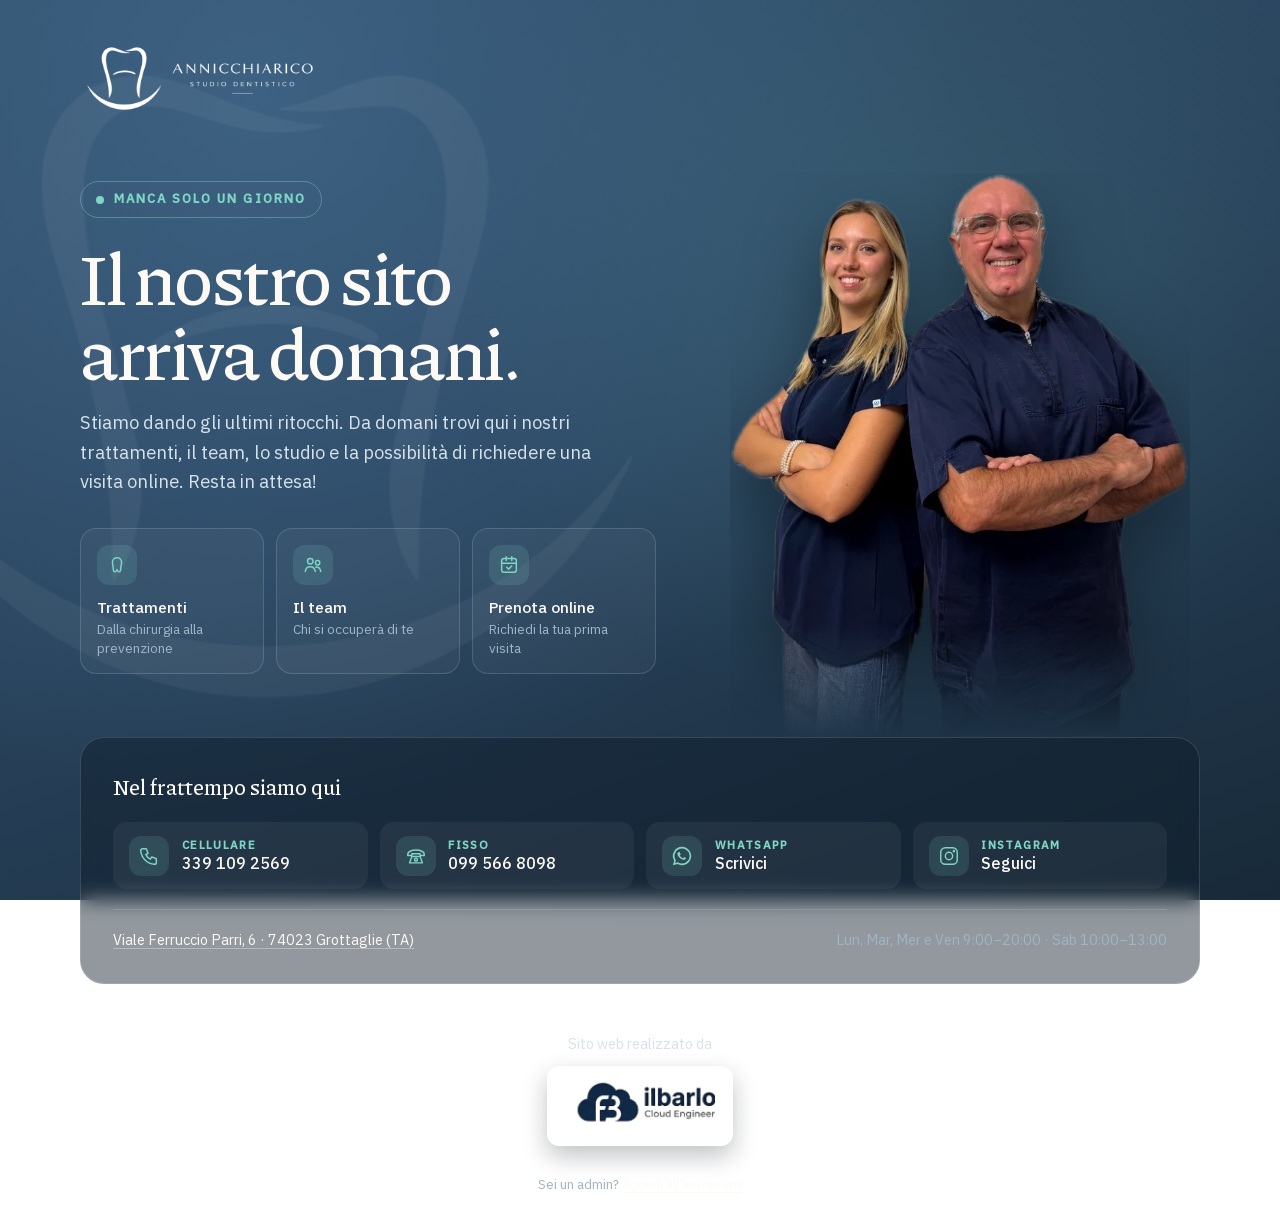
<file: in-arrivo/index.html>
<!doctype html>
<html lang="it">
<head>
<meta charset="utf-8">
<meta name="viewport" content="width=device-width, initial-scale=1">
<meta name="robots" content="noindex">
<title>Studio Dentistico Annicchiarico, il sito arriva domani</title>
<meta name="description" content="Il nuovo sito dello Studio Dentistico Annicchiarico di Grottaglie sarà online da domani. Per appuntamenti: 339 109 2569 · 099 566 8098.">
<link rel="icon" type="image/png" sizes="32x32" href="/img/logo/favicon-32.png">
<link rel="apple-touch-icon" href="/img/logo/apple-touch.png">
<meta name="theme-color" content="#28425b">
<link rel="preload" href="/fonts/piazzolla-latin.woff2" as="font" type="font/woff2" crossorigin>
<link rel="stylesheet" href="/css/fonts.css">
<link rel="stylesheet" href="/in-arrivo/attesa.css?v=2">
</head>
<body>

<main class="attesa">
  <div class="wrap">
    <header class="top">
      <img class="logo" src="/img/logo/logo-orizzontale-bianco.png" alt="Studio Dentistico Annicchiarico" width="1304" height="420">
    </header>

    <section class="hero">
      <div class="testo">
        <p class="eyebrow"><span class="dot" aria-hidden="true"></span>Manca solo un giorno</p>
        <h1>Il nostro sito arriva&nbsp;domani.</h1>
        <p class="lede">Stiamo dando gli ultimi ritocchi. Da domani trovi qui i nostri trattamenti, il team, lo studio e la possibilità di richiedere una visita online. Resta in attesa!</p>

        <ul class="presto" aria-label="Cosa troverai">
          <li>
            <span class="ico" aria-hidden="true"><svg viewBox="0 0 24 24"><path d="M7 9c0-3 2.2-5 5-5s5 2 5 5c0 2.2-.8 3-.8 6 0 2.2-1 4.5-2.2 4.5s-1.5-2.3-2-2.3-.8 2.3-2 2.3S7.8 17.2 7.8 15c0-3-.8-3.8-.8-6z"/></svg></span>
            <span><strong>Trattamenti</strong>Dalla chirurgia alla prevenzione</span>
          </li>
          <li>
            <span class="ico" aria-hidden="true"><svg viewBox="0 0 24 24"><circle cx="9" cy="8" r="3"/><circle cx="17" cy="9.5" r="2.4"/><path d="M3.5 19c.6-3.2 2.8-5 5.5-5s4.9 1.8 5.5 5"/><path d="M15 14.4c2.6-.6 5 .9 5.5 4.6"/></svg></span>
            <span><strong>Il team</strong>Chi si occuperà di te</span>
          </li>
          <li>
            <span class="ico" aria-hidden="true"><svg viewBox="0 0 24 24"><rect x="4" y="5" width="16" height="15" rx="2.5"/><path d="M4 10h16M9 3v4M15 3v4M9.5 14.5l2 2 3.5-3.5"/></svg></span>
            <span><strong>Prenota online</strong>Richiedi la tua prima visita</span>
          </li>
        </ul>
      </div>

      <figure class="foto">
        <picture>
          <source type="image/webp" srcset="/in-arrivo/team-cutout.webp">
          <img src="/in-arrivo/team-cutout.png" alt="Dr.ssa Alice Annicchiarico e Dr. Ciro Annicchiarico" width="673" height="826">
        </picture>
      </figure>
    </section>

    <section class="contatti" aria-label="Contatti">
      <p class="contatti-titolo">Nel frattempo siamo qui</p>
      <div class="contatti-grid">
        <a class="contatto" href="tel:+393391092569">
          <span class="ico" aria-hidden="true"><svg viewBox="0 0 24 24"><path d="M5 4h4l2 5-2.5 1.5a11 11 0 0 0 5 5L15 13l5 2v4a2 2 0 0 1-2 2A16 16 0 0 1 3 6a2 2 0 0 1 2-2"/></svg></span>
          <span><small>Cellulare</small>339 109 2569</span>
        </a>
        <a class="contatto" href="tel:+390995668098">
          <span class="ico" aria-hidden="true"><svg viewBox="0 0 24 24"><path d="M3 10c0-2.5 4-4.5 9-4.5s9 2 9 4.5v1.5h-4.5v-2h-9v2H3z"/><path d="M7.5 12.5h9l2.5 7H5z"/><circle cx="12" cy="16" r="1.6"/></svg></span>
          <span><small>Fisso</small>099 566 8098</span>
        </a>
        <a class="contatto" href="https://wa.me/393391092569?text=Ciao%2C%20vorrei%20prenotare%20una%20visita" target="_blank" rel="noopener">
          <span class="ico" aria-hidden="true"><svg viewBox="0 0 24 24"><path class="pieno" d="M12 2a10 10 0 0 0-8.6 15.1L2 22l5.1-1.3A10 10 0 1 0 12 2Zm0 18.2a8.1 8.1 0 0 1-4.2-1.2l-.3-.2-3 .8.8-2.9-.2-.3A8.2 8.2 0 1 1 12 20.2Zm4.5-6.1c-.2-.1-1.5-.7-1.7-.8-.2-.1-.4-.1-.6.1-.2.2-.7.8-.8.9-.1.2-.3.2-.5.1-.2-.1-1-.4-1.9-1.2-.7-.6-1.2-1.4-1.3-1.6-.1-.2 0-.4.1-.5.1-.1.2-.3.4-.4.1-.1.2-.2.2-.4.1-.2 0-.3 0-.4-.1-.1-.6-1.4-.8-1.9-.2-.5-.4-.4-.6-.4h-.5c-.2 0-.4.1-.6.3-.2.2-.8.8-.8 1.9s.8 2.2.9 2.4c.1.2 1.6 2.4 3.8 3.4.5.2 1 .4 1.3.5.5.2 1 .1 1.4.1.4-.1 1.3-.5 1.5-1.1.2-.5.2-1 .1-1.1-.1-.1-.2-.2-.4-.3Z"/></svg></span>
          <span><small>WhatsApp</small>Scrivici</span>
        </a>
        <a class="contatto" href="https://www.instagram.com/studiodentisticoannicchiarico/" target="_blank" rel="noopener">
          <span class="ico" aria-hidden="true"><svg viewBox="0 0 24 24"><rect x="3" y="3" width="18" height="18" rx="5"/><circle cx="12" cy="12" r="4"/><circle cx="17.3" cy="6.7" r="0.6"/></svg></span>
          <span><small>Instagram</small>Seguici</span>
        </a>
      </div>
      <p class="indirizzo">
        <a href="https://maps.app.goo.gl/avrz6cpJVVbKCj4S8" target="_blank" rel="noopener">Viale Ferruccio Parri, 6 · 74023 Grottaglie (TA)</a>
        <span>Lun, Mar, Mer e Ven 9:00–20:00 · Sab 10:00–13:00</span>
      </p>
    </section>

    <a class="firma" href="https://www.instagram.com/il_barlo/" target="_blank" rel="noopener">
      <span>Sito web realizzato da</span>
      <span class="firma-chip"><img src="/in-arrivo/ilbarlo.png" alt="ilbarlo" width="618" height="238"></span>
    </a>

    <footer class="piede">
      <p class="admin">Sei un admin? <a href="/in-arrivo/accesso.html">Accedi all'anteprima</a></p>
    </footer>
  </div>
</main>

</body>
</html>
</file>
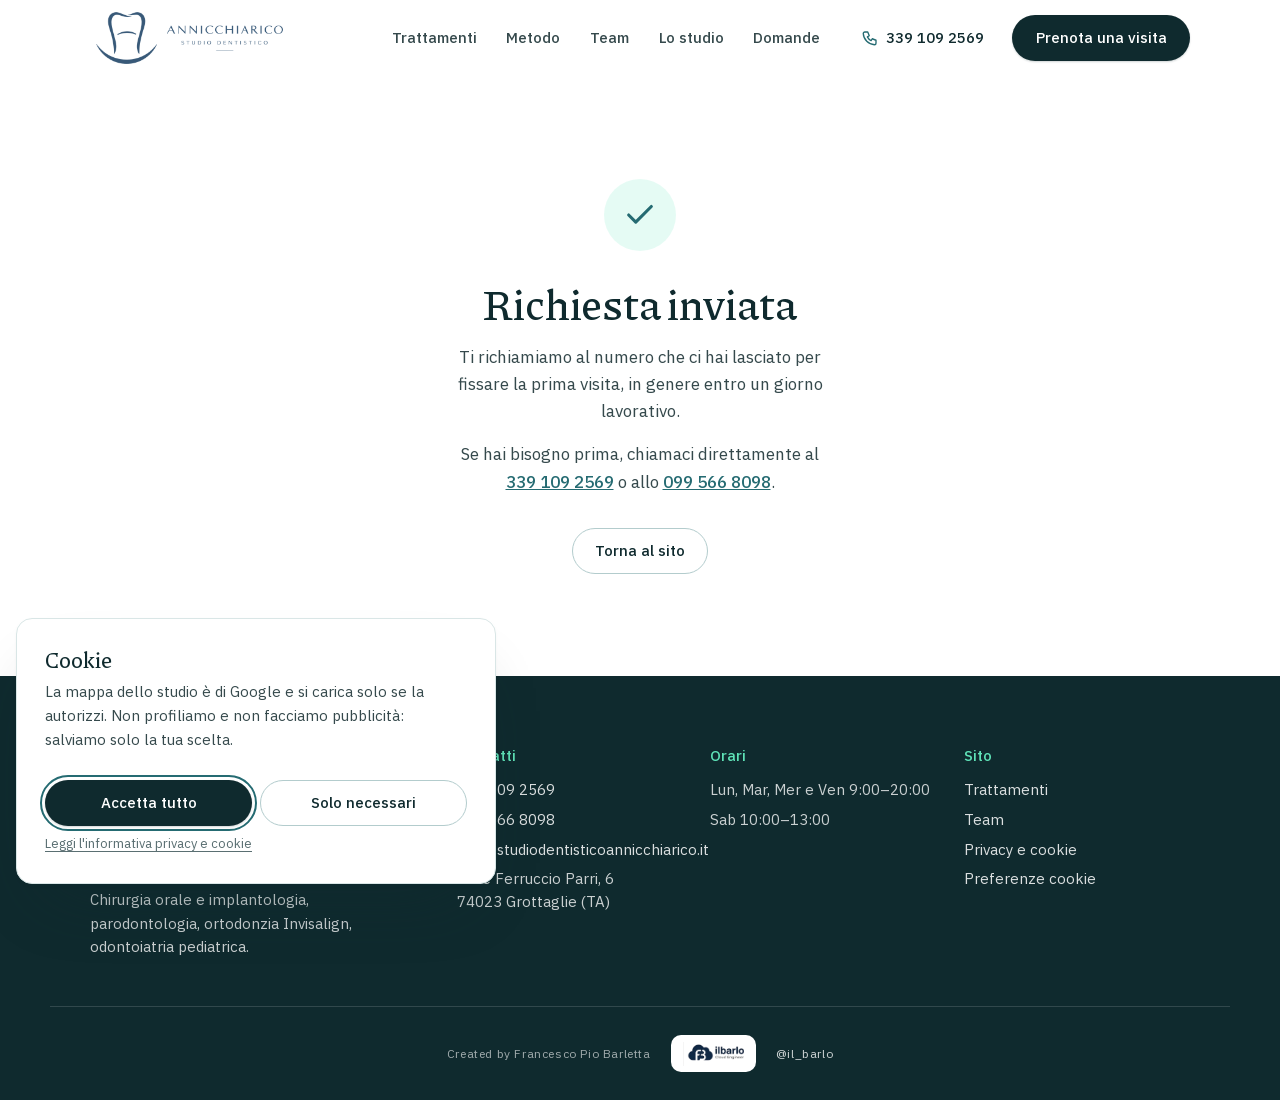
<file: grazie.html>
<!doctype html>
<html lang="it">
<head>
<meta charset="UTF-8">
<meta name="viewport" content="width=device-width, initial-scale=1">
<title>Richiesta inviata — Studio Dentistico Annicchiarico</title>
<!-- una pagina di conferma non ha motivo di stare su Google -->
<meta name="robots" content="noindex, follow">
<meta name="theme-color" content="#0f2a2e">
<link rel="icon" type="image/png" sizes="32x32" href="img/logo/favicon-32.png">
<link rel="apple-touch-icon" href="img/logo/apple-touch.png">
<link rel="preload" href="fonts/piazzolla-latin.woff2" as="font" type="font/woff2" crossorigin>
<link rel="preload" href="fonts/ibm-plex-sans-latin.woff2" as="font" type="font/woff2" crossorigin>
<link rel="stylesheet" href="css/fonts.css?v=5">
<link rel="stylesheet" href="css/style.css?v=52">
<script defer src="js/script.js?v=24"></script>
<script defer src="js/cookies.js?v=6"></script>
</head>
<body>

<a class="skip-link" href="#conferma">Vai al contenuto</a>

<header class="site-header">
  <div class="wrap header-inner">
    <a class="brand" href="index.html" aria-label="Studio Dentistico Annicchiarico, torna alla home">
      <img class="brand-logo" src="img/logo/logo-orizzontale-blu.png" alt="Studio Dentistico Annicchiarico" width="1304" height="420">
      <img class="brand-logo-neg" src="img/logo/logo-orizzontale-bianco.png" alt="" width="1304" height="420">
    </a>
    <button class="nav-toggle" type="button" aria-label="Menù" aria-expanded="false" aria-controls="site-menu">
      <span></span><span></span><span></span>
    </button>
    <nav class="main-nav" id="site-menu" aria-label="Sezioni del sito">
      <div class="nav-list">
        <a href="index.html#trattamenti">Trattamenti</a>
        <a href="index.html#metodo">Metodo</a>
        <a href="index.html#team">Team</a>
        <a href="index.html#studio">Lo studio</a>
        <a href="index.html#domande">Domande</a>
      </div>
      <div class="nav-meta">
        <a class="btn btn-primary nav-cta" href="index.html#contatti">Prenota una visita</a>
        <a class="nav-phone" href="tel:+393391092569">
          <svg viewBox="0 0 24 24" fill="none" stroke="currentColor" stroke-width="1.8" stroke-linecap="round" stroke-linejoin="round" aria-hidden="true"><path d="M5 4h4l2 5-2.5 1.5a11 11 0 0 0 5 5L15 13l5 2v4a2 2 0 0 1-2 2A16 16 0 0 1 3 6a2 2 0 0 1 2-2"/></svg>
          <span>339 109 2569</span>
        </a>
        <p class="nav-hours">Lun, Mar, Mer e Ven 9:00–20:00<br>Sab 10:00–13:00<br>Viale Ferruccio Parri 6, Grottaglie</p>
      </div>
    </nav>
    <a class="header-phone" href="tel:+393391092569">
      <svg width="18" height="18" viewBox="0 0 24 24" fill="none" stroke="currentColor" stroke-width="1.8" stroke-linecap="round" stroke-linejoin="round" aria-hidden="true"><path d="M5 4h4l2 5-2.5 1.5a11 11 0 0 0 5 5L15 13l5 2v4a2 2 0 0 1-2 2A16 16 0 0 1 3 6a2 2 0 0 1 2-2"/></svg>
      <span>339 109 2569</span>
    </a>
    <a class="btn btn-primary header-cta" href="index.html#contatti">Prenota una visita</a>
  </div>
</header>

<main>
  <div class="wrap thanks" id="conferma">
    <span class="thanks-icon" aria-hidden="true">
      <svg viewBox="0 0 24 24"><path d="M20 6 9 17l-5-5"/></svg>
    </span>
    <h1>Richiesta inviata</h1>
    <p>Ti richiamiamo al numero che ci hai lasciato per fissare la prima visita, in genere entro un giorno lavorativo.</p>
    <p>Se hai bisogno prima, chiamaci direttamente al <a href="tel:+393391092569">339 109 2569</a> o allo <a href="tel:+390995668098">099 566 8098</a>.</p>
    <a class="btn btn-ghost" href="index.html">Torna al sito</a>
  </div>
</main>

<footer class="site-footer">
  <div class="wrap footer-grid">
    <div class="footer-brand">
      <img src="img/logo/logo-orizzontale-bianco.png" alt="" width="1304" height="420" class="footer-mark">
      <p class="footer-name">Studio Dentistico<br>Annicchiarico</p>
      <p class="footer-tag">Chirurgia orale e implantologia, parodontologia, ortodonzia Invisalign, odontoiatria pediatrica.</p>
    </div>
    <div class="footer-col">
      <h2>Contatti</h2>
      <p><a href="tel:+393391092569">339 109 2569</a></p>
      <p><a href="tel:+390995668098">099 566 8098</a></p>
      <p><a href="mailto:info@studiodentisticoannicchiarico.it">info@studiodentisticoannicchiarico.it</a></p>
      <p>Viale Ferruccio Parri, 6<br>74023 Grottaglie (TA)</p>
    </div>
    <div class="footer-col">
      <h2>Orari</h2>
      <p>Lun, Mar, Mer e Ven 9:00–20:00</p>
      <p>Sab 10:00–13:00</p>
    </div>
    <div class="footer-col">
      <h2>Sito</h2>
      <p><a href="index.html#trattamenti">Trattamenti</a></p>
      <p><a href="index.html#team">Team</a></p>
      <p><a href="privacy.html">Privacy e cookie</a></p>
      <p><button type="button" class="cookie-prefs">Preferenze cookie</button></p>
    </div>
  </div>
  <div class="wrap credit">
    <span>Created by Francesco Pio Barletta</span>
    <a class="credit-brand" href="https://ilbarlo.cloud" target="_blank" rel="noopener">
      <img src="img/ilbarlo.png" alt="ilbarlo">
    </a>
    <a href="https://www.instagram.com/il_barlo/" target="_blank" rel="noopener">@il_barlo</a>
  </div>
</footer>
<div class="mobile-bar" aria-label="Contatti rapidi">
  <a class="btn btn-ghost" href="tel:+393391092569">Chiama</a>
  <a class="btn btn-primary" href="index.html#contatti">Prenota</a>
</div>

</body>
</html>
</file>
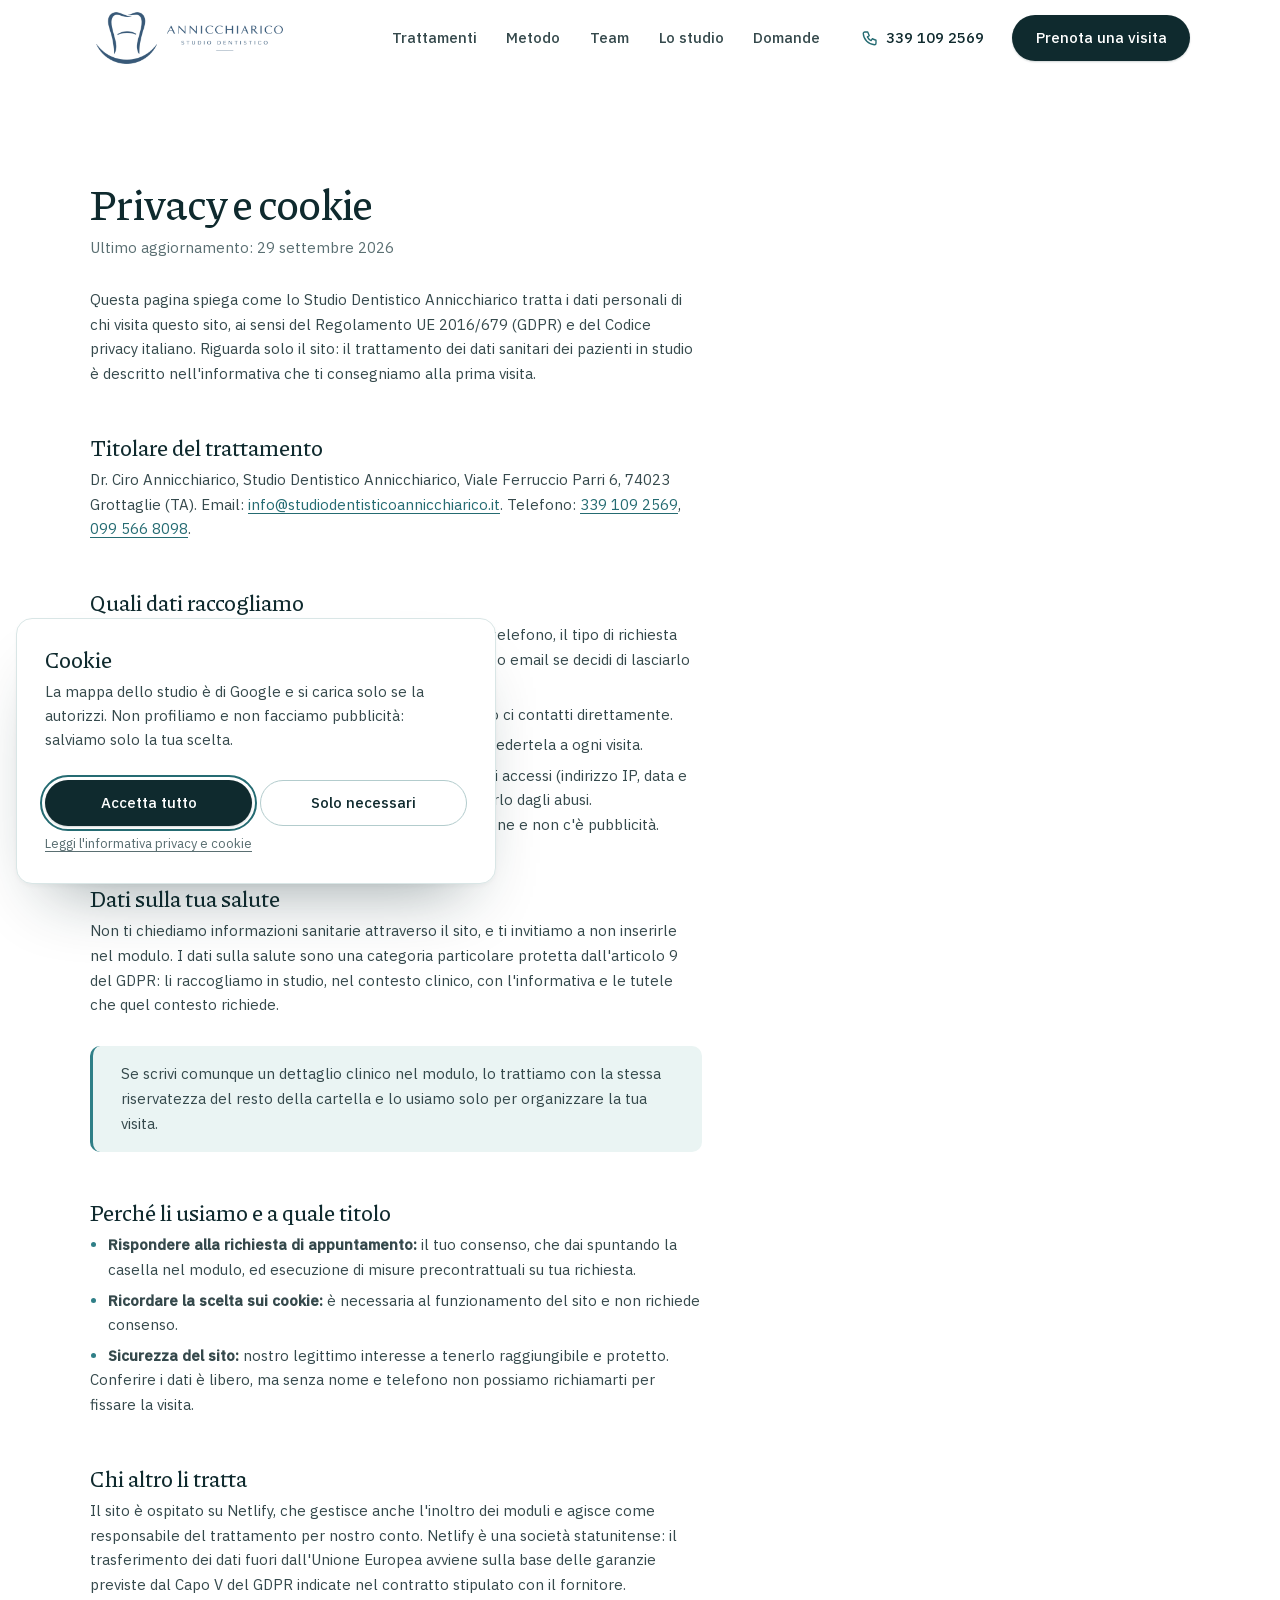
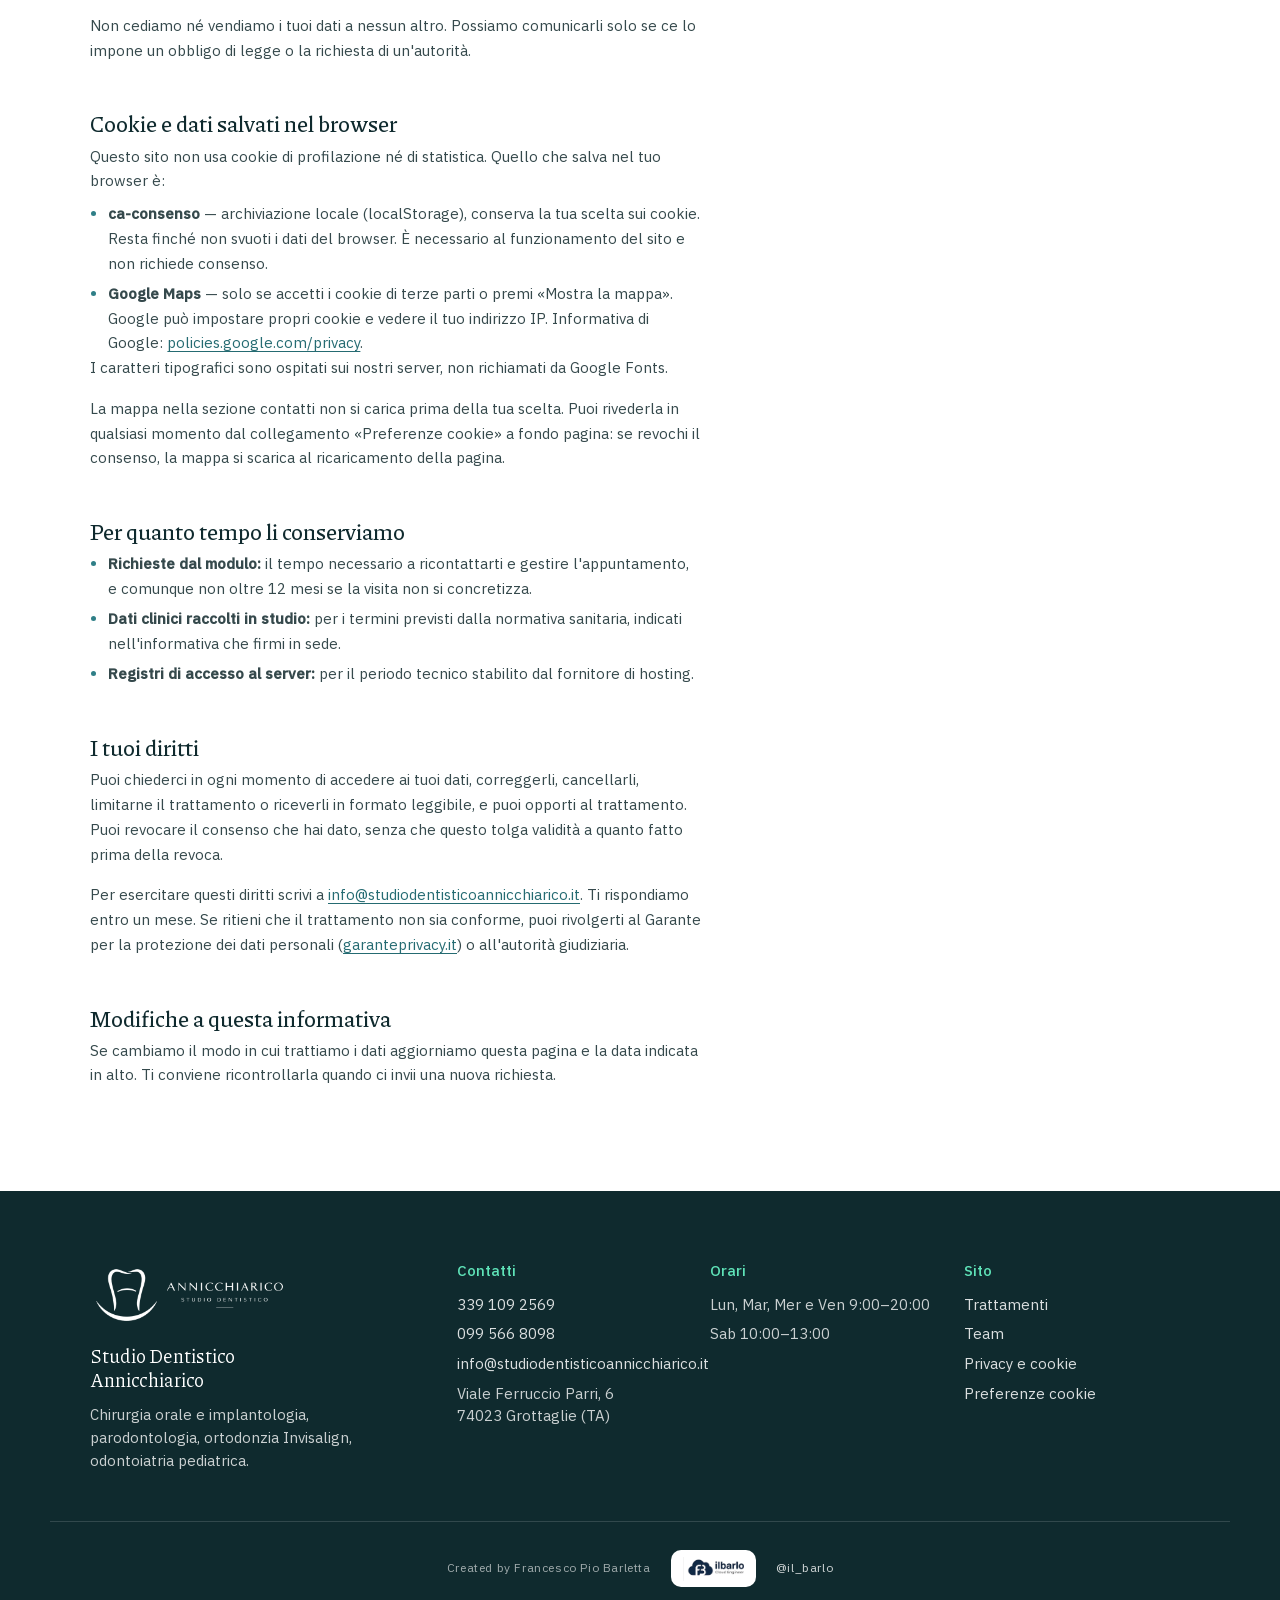
<file: privacy.html>
<!doctype html>
<html lang="it">
<head>
<meta charset="UTF-8">
<meta name="viewport" content="width=device-width, initial-scale=1">
<title>Privacy e cookie — Studio Dentistico Annicchiarico</title>
<link rel="canonical" href="https://studiodentisticoannicchiarico.it/privacy.html">
<meta name="theme-color" content="#0f2a2e">
<meta name="description" content="Informativa privacy e cookie dello Studio Dentistico Annicchiarico: quali dati raccogliamo dal sito, perché, per quanto tempo e quali diritti puoi esercitare.">
<link rel="icon" type="image/png" sizes="32x32" href="img/logo/favicon-32.png">
<link rel="apple-touch-icon" href="img/logo/apple-touch.png">
<link rel="preload" href="fonts/piazzolla-latin.woff2" as="font" type="font/woff2" crossorigin>
<link rel="preload" href="fonts/ibm-plex-sans-latin.woff2" as="font" type="font/woff2" crossorigin>
<link rel="stylesheet" href="css/fonts.css?v=5">
<link rel="stylesheet" href="css/style.css?v=52">
<script defer src="js/script.js?v=24"></script>
<script defer src="js/cookies.js?v=6"></script>
</head>
<body>

<a class="skip-link" href="#informativa">Vai all'informativa</a>

<header class="site-header">
  <div class="wrap header-inner">
    <a class="brand" href="index.html" aria-label="Studio Dentistico Annicchiarico, torna alla home">
      <img class="brand-logo" src="img/logo/logo-orizzontale-blu.png" alt="Studio Dentistico Annicchiarico" width="1304" height="420">
      <img class="brand-logo-neg" src="img/logo/logo-orizzontale-bianco.png" alt="" width="1304" height="420">
    </a>
    <button class="nav-toggle" type="button" aria-label="Menù" aria-expanded="false" aria-controls="site-menu">
      <span></span><span></span><span></span>
    </button>
    <nav class="main-nav" id="site-menu" aria-label="Sezioni del sito">
      <div class="nav-list">
        <a href="index.html#trattamenti">Trattamenti</a>
        <a href="index.html#metodo">Metodo</a>
        <a href="index.html#team">Team</a>
        <a href="index.html#studio">Lo studio</a>
        <a href="index.html#domande">Domande</a>
      </div>
      <div class="nav-meta">
        <a class="btn btn-primary nav-cta" href="index.html#contatti">Prenota una visita</a>
        <a class="nav-phone" href="tel:+393391092569">
          <svg viewBox="0 0 24 24" fill="none" stroke="currentColor" stroke-width="1.8" stroke-linecap="round" stroke-linejoin="round" aria-hidden="true"><path d="M5 4h4l2 5-2.5 1.5a11 11 0 0 0 5 5L15 13l5 2v4a2 2 0 0 1-2 2A16 16 0 0 1 3 6a2 2 0 0 1 2-2"/></svg>
          <span>339 109 2569</span>
        </a>
        <p class="nav-hours">Lun, Mar, Mer e Ven 9:00–20:00<br>Sab 10:00–13:00<br>Viale Ferruccio Parri 6, Grottaglie</p>
      </div>
    </nav>
    <a class="header-phone" href="tel:+393391092569">
      <svg width="18" height="18" viewBox="0 0 24 24" fill="none" stroke="currentColor" stroke-width="1.8" stroke-linecap="round" stroke-linejoin="round" aria-hidden="true"><path d="M5 4h4l2 5-2.5 1.5a11 11 0 0 0 5 5L15 13l5 2v4a2 2 0 0 1-2 2A16 16 0 0 1 3 6a2 2 0 0 1 2-2"/></svg>
      <span>339 109 2569</span>
    </a>
    <a class="btn btn-primary header-cta" href="index.html#contatti">Prenota una visita</a>
  </div>
</header>

<main>
  <div class="wrap page-head">
    <h1>Privacy e cookie</h1>
    <!-- da aggiornare alla data di pubblicazione e a ogni modifica -->
    <p class="legal-updated">Ultimo aggiornamento: 29 settembre 2026</p>
  </div>

  <div class="wrap legal" id="informativa">
    <p>Questa pagina spiega come lo Studio Dentistico Annicchiarico tratta i dati personali di chi visita questo sito, ai sensi del Regolamento UE 2016/679 (GDPR) e del Codice privacy italiano. Riguarda solo il sito: il trattamento dei dati sanitari dei pazienti in studio è descritto nell'informativa che ti consegniamo alla prima visita.</p>

    <h2>Titolare del trattamento</h2>
    <p>Dr. Ciro Annicchiarico, Studio Dentistico Annicchiarico, Viale Ferruccio Parri 6, 74023 Grottaglie (TA). Email: <a href="mailto:info@studiodentisticoannicchiarico.it">info@studiodentisticoannicchiarico.it</a>. Telefono: <a href="tel:+393391092569">339 109 2569</a>, <a href="tel:+390995668098">099 566 8098</a>.</p>

    <h2>Quali dati raccogliamo</h2>
    <ul>
      <li><strong>Modulo di prenotazione:</strong> nome e cognome, numero di telefono, il tipo di richiesta scelto dal menù, le eventuali note che scrivi tu, l'indirizzo email se decidi di lasciarlo e la conferma di aver letto questa informativa.</li>
      <li><strong>Telefono o email:</strong> i dati che scegli di comunicarci quando ci contatti direttamente.</li>
      <li><strong>Scelta sui cookie:</strong> salvata nel tuo browser, per non richiedertela a ogni visita.</li>
      <li><strong>Dati tecnici del server:</strong> il fornitore di hosting registra gli accessi (indirizzo IP, data e ora, pagina richiesta) per far funzionare il sito e difenderlo dagli abusi.</li>
    </ul>
    <p>Non usiamo strumenti di statistica, non facciamo profilazione e non c'è pubblicità.</p>

    <h2>Dati sulla tua salute</h2>
    <p>Non ti chiediamo informazioni sanitarie attraverso il sito, e ti invitiamo a non inserirle nel modulo. I dati sulla salute sono una categoria particolare protetta dall'articolo 9 del GDPR: li raccogliamo in studio, nel contesto clinico, con l'informativa e le tutele che quel contesto richiede.</p>
    <div class="legal-callout">
      <p>Se scrivi comunque un dettaglio clinico nel modulo, lo trattiamo con la stessa riservatezza del resto della cartella e lo usiamo solo per organizzare la tua visita.</p>
    </div>

    <h2>Perché li usiamo e a quale titolo</h2>
    <ul>
      <li><strong>Rispondere alla richiesta di appuntamento:</strong> il tuo consenso, che dai spuntando la casella nel modulo, ed esecuzione di misure precontrattuali su tua richiesta.</li>
      <li><strong>Ricordare la scelta sui cookie:</strong> è necessaria al funzionamento del sito e non richiede consenso.</li>
      <li><strong>Sicurezza del sito:</strong> nostro legittimo interesse a tenerlo raggiungibile e protetto.</li>
    </ul>
    <p>Conferire i dati è libero, ma senza nome e telefono non possiamo richiamarti per fissare la visita.</p>

    <h2>Chi altro li tratta</h2>
    <p>Il sito è ospitato su Netlify, che gestisce anche l'inoltro dei moduli e agisce come responsabile del trattamento per nostro conto. Netlify è una società statunitense: il trasferimento dei dati fuori dall'Unione Europea avviene sulla base delle garanzie previste dal Capo V del GDPR indicate nel contratto stipulato con il fornitore.</p>
    <p>Non cediamo né vendiamo i tuoi dati a nessun altro. Possiamo comunicarli solo se ce lo impone un obbligo di legge o la richiesta di un'autorità.</p>

    <h2>Cookie e dati salvati nel browser</h2>
    <p>Questo sito non usa cookie di profilazione né di statistica. Quello che salva nel tuo browser è:</p>
    <ul>
      <li><strong>ca-consenso</strong> — archiviazione locale (localStorage), conserva la tua scelta sui cookie. Resta finché non svuoti i dati del browser. È necessario al funzionamento del sito e non richiede consenso.</li>
      <li><strong>Google Maps</strong> — solo se accetti i cookie di terze parti o premi «Mostra la mappa». Google può impostare propri cookie e vedere il tuo indirizzo IP. Informativa di Google: <a href="https://policies.google.com/privacy" target="_blank" rel="noopener">policies.google.com/privacy</a>.</li>
    </ul>
    <p>I caratteri tipografici sono ospitati sui nostri server, non richiamati da Google Fonts.</p>
    <p>La mappa nella sezione contatti non si carica prima della tua scelta. Puoi rivederla in qualsiasi momento dal collegamento «Preferenze cookie» a fondo pagina: se revochi il consenso, la mappa si scarica al ricaricamento della pagina.</p>

    <h2>Per quanto tempo li conserviamo</h2>
    <ul>
      <li><strong>Richieste dal modulo:</strong> il tempo necessario a ricontattarti e gestire l'appuntamento, e comunque non oltre 12 mesi se la visita non si concretizza.</li>
      <li><strong>Dati clinici raccolti in studio:</strong> per i termini previsti dalla normativa sanitaria, indicati nell'informativa che firmi in sede.</li>
      <li><strong>Registri di accesso al server:</strong> per il periodo tecnico stabilito dal fornitore di hosting.</li>
    </ul>

    <h2>I tuoi diritti</h2>
    <p>Puoi chiederci in ogni momento di accedere ai tuoi dati, correggerli, cancellarli, limitarne il trattamento o riceverli in formato leggibile, e puoi opporti al trattamento. Puoi revocare il consenso che hai dato, senza che questo tolga validità a quanto fatto prima della revoca.</p>
    <p>Per esercitare questi diritti scrivi a <a href="mailto:info@studiodentisticoannicchiarico.it">info@studiodentisticoannicchiarico.it</a>. Ti rispondiamo entro un mese. Se ritieni che il trattamento non sia conforme, puoi rivolgerti al Garante per la protezione dei dati personali (<a href="https://www.garanteprivacy.it" target="_blank" rel="noopener">garanteprivacy.it</a>) o all'autorità giudiziaria.</p>

    <h2>Modifiche a questa informativa</h2>
    <p>Se cambiamo il modo in cui trattiamo i dati aggiorniamo questa pagina e la data indicata in alto. Ti conviene ricontrollarla quando ci invii una nuova richiesta.</p>
  </div>
</main>

<footer class="site-footer">
  <div class="wrap footer-grid">
    <div class="footer-brand">
      <img src="img/logo/logo-orizzontale-bianco.png" alt="" width="1304" height="420" class="footer-mark">
      <p class="footer-name">Studio Dentistico<br>Annicchiarico</p>
      <p class="footer-tag">Chirurgia orale e implantologia, parodontologia, ortodonzia Invisalign, odontoiatria pediatrica.</p>
    </div>
    <div class="footer-col">
      <h2>Contatti</h2>
      <p><a href="tel:+393391092569">339 109 2569</a></p>
      <p><a href="tel:+390995668098">099 566 8098</a></p>
      <p><a href="mailto:info@studiodentisticoannicchiarico.it">info@studiodentisticoannicchiarico.it</a></p>
      <p>Viale Ferruccio Parri, 6<br>74023 Grottaglie (TA)</p>
    </div>
    <div class="footer-col">
      <h2>Orari</h2>
      <p>Lun, Mar, Mer e Ven 9:00–20:00</p>
      <p>Sab 10:00–13:00</p>
    </div>
    <div class="footer-col">
      <h2>Sito</h2>
      <p><a href="index.html#trattamenti">Trattamenti</a></p>
      <p><a href="index.html#team">Team</a></p>
      <p><a href="privacy.html">Privacy e cookie</a></p>
      <p><button type="button" class="cookie-prefs">Preferenze cookie</button></p>
    </div>
  </div>
  <div class="wrap credit">
    <span>Created by Francesco Pio Barletta</span>
    <a class="credit-brand" href="https://ilbarlo.cloud" target="_blank" rel="noopener">
      <img src="img/ilbarlo.png" alt="ilbarlo">
    </a>
    <a href="https://www.instagram.com/il_barlo/" target="_blank" rel="noopener">@il_barlo</a>
  </div>
</footer>
<div class="mobile-bar" aria-label="Contatti rapidi">
  <a class="btn btn-ghost" href="tel:+393391092569">Chiama</a>
  <a class="btn btn-primary" href="index.html#contatti">Prenota</a>
</div>


</body>
</html>
</file>
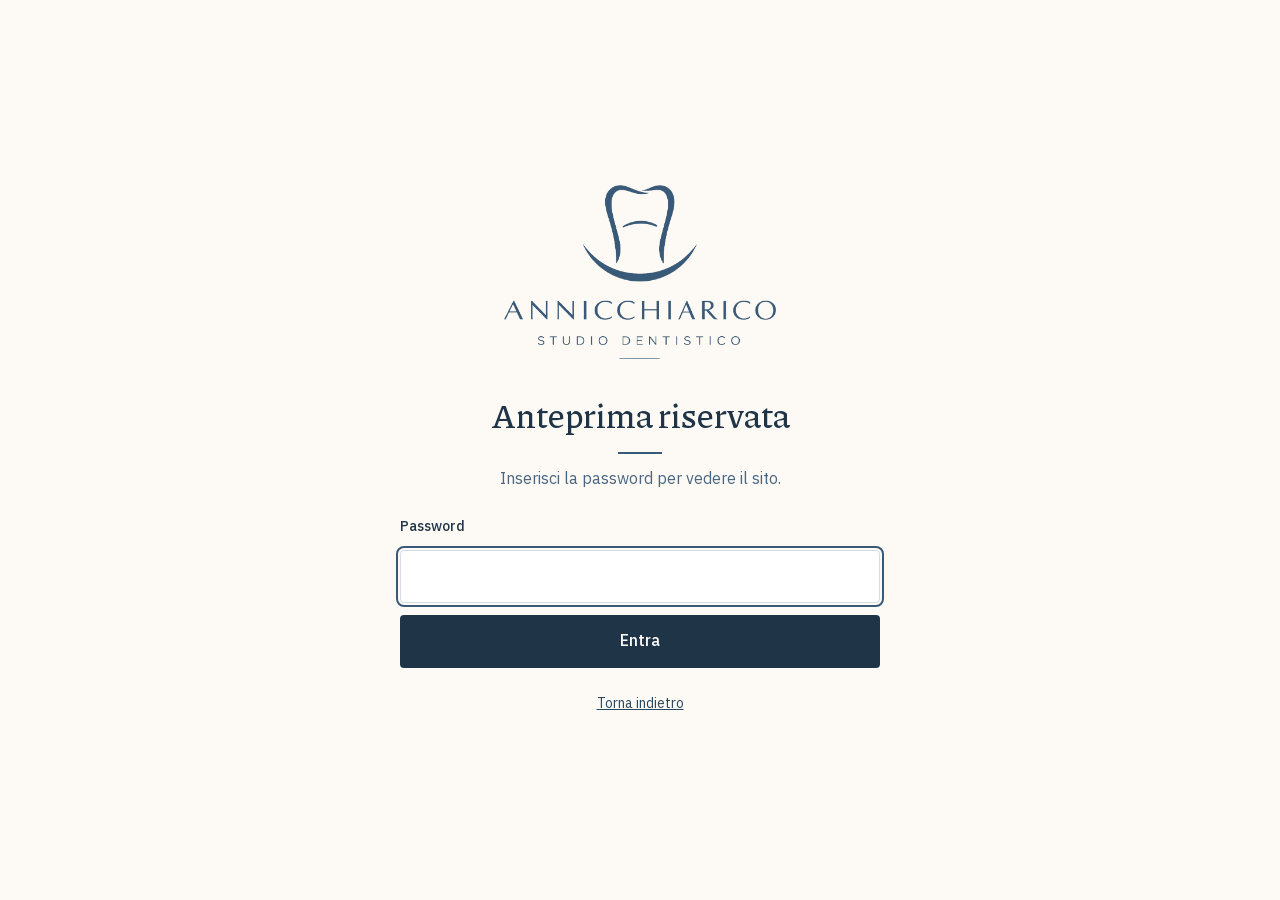
<file: in-arrivo/accesso.html>
<!doctype html>
<html lang="it">
<head>
<meta charset="utf-8">
<meta name="viewport" content="width=device-width, initial-scale=1">
<meta name="robots" content="noindex">
<title>Accesso anteprima, Studio Dentistico Annicchiarico</title>
<link rel="icon" type="image/png" sizes="32x32" href="/img/logo/favicon-32.png">
<link rel="apple-touch-icon" href="/img/logo/apple-touch.png">
<meta name="theme-color" content="#FDFAF5">
<link rel="stylesheet" href="/css/fonts.css">
<link rel="stylesheet" href="/in-arrivo/stile.css">
</head>
<body>
<main>
  <img class="logo" src="/img/logo/logo-verticale-blu.png" alt="Studio Dentistico Annicchiarico" width="929" height="596">
  <h1>Anteprima riservata</h1>
  <p>Inserisci la password per vedere il sito.</p>
  <form method="post" action="/__anteprima">
    <p class="error" id="errore" role="alert" hidden>Password non corretta. Riprova.</p>
    <label for="password">Password</label>
    <input id="password" name="password" type="password" autocomplete="current-password" required autofocus>
    <button type="submit">Entra</button>
  </form>
  <a class="back" href="/">Torna indietro</a>
</main>
<script>
  if (new URLSearchParams(location.search).has("errore")) {
    document.getElementById("errore").hidden = false;
  }
</script>
</body>
</html>
</file>
<file: css/fonts.css>
/* Caratteri ospitati in locale: zero richieste a Google, quindi
   nessun trasferimento dell'IP del visitatore verso terzi.
   Sono font variabili: un file copre l'intervallo di pesi 400-500,
   e l'asse opsz adatta il disegno alla dimensione da solo.
   Solo sottoinsiemi latin e latin-ext. */

/* IBM Plex Sans — latin-ext */
@font-face {
  font-family: 'IBM Plex Sans';
  font-style: normal;
  font-weight: 400 500;
  font-display: swap;
  src: url(../fonts/ibm-plex-sans-latin-ext.woff2) format('woff2');
  unicode-range: U+0100-02BA, U+02BD-02C5, U+02C7-02CC, U+02CE-02D7, U+02DD-02FF, U+0304, U+0308, U+0329, U+1D00-1DBF, U+1E00-1E9F, U+1EF2-1EFF, U+2020, U+20A0-20AB, U+20AD-20C0, U+2113, U+2C60-2C7F, U+A720-A7FF;
}

/* IBM Plex Sans — latin */
@font-face {
  font-family: 'IBM Plex Sans';
  font-style: normal;
  font-weight: 400 500;
  font-display: swap;
  src: url(../fonts/ibm-plex-sans-latin.woff2) format('woff2');
  unicode-range: U+0000-00FF, U+0131, U+0152-0153, U+02BB-02BC, U+02C6, U+02DA, U+02DC, U+0304, U+0308, U+0329, U+2000-206F, U+20AC, U+2122, U+2191, U+2193, U+2212, U+2215, U+FEFF, U+FFFD;
}

/* Piazzolla — latin-ext */
@font-face {
  font-family: 'Piazzolla';
  font-style: normal;
  font-weight: 400 500;
  font-display: swap;
  src: url(../fonts/piazzolla-latin-ext.woff2) format('woff2');
  unicode-range: U+0100-02BA, U+02BD-02C5, U+02C7-02CC, U+02CE-02D7, U+02DD-02FF, U+0304, U+0308, U+0329, U+1D00-1DBF, U+1E00-1E9F, U+1EF2-1EFF, U+2020, U+20A0-20AB, U+20AD-20C0, U+2113, U+2C60-2C7F, U+A720-A7FF;
}

/* Piazzolla — latin */
@font-face {
  font-family: 'Piazzolla';
  font-style: normal;
  font-weight: 400 500;
  font-display: swap;
  src: url(../fonts/piazzolla-latin.woff2) format('woff2');
  unicode-range: U+0000-00FF, U+0131, U+0152-0153, U+02BB-02BC, U+02C6, U+02DA, U+02DC, U+0304, U+0308, U+0329, U+2000-206F, U+20AC, U+2122, U+2191, U+2193, U+2212, U+2215, U+FEFF, U+FFFD;
}
</file>
<file: in-arrivo/attesa.css>
/* Pagina di attesa: blu del logo, filigrana del dente, foto dei dottori.
   Solo questa pagina; accesso.html continua a usare stile.css. */
:root {
  --blu: #385978;
  --blu-scuro: #1f3446;
  --notte: #182a39;
  --menta: #7ed6c4;
  --crema: #fdfaf5;
  --testo: #d6e2ea;
  --tenue: #9fb4c4;
  --linea: rgba(253, 250, 245, 0.14);
}

* { box-sizing: border-box; margin: 0; padding: 0; }
html { -webkit-text-size-adjust: 100%; }
html, body { min-height: 100%; overflow-x: hidden; }

body {
  font: 400 1rem/1.6 "IBM Plex Sans", system-ui, sans-serif;
  color: var(--crema);
  background:
    radial-gradient(circle at 72% 30%, rgba(126, 214, 196, 0.12), transparent 42%),
    radial-gradient(circle at 20% 10%, #3d6182 0%, transparent 55%),
    linear-gradient(160deg, #32506c 0%, #28425b 50%, var(--notte) 100%);
  background-attachment: fixed;
}

.attesa { position: relative; isolation: isolate; min-height: 100vh; min-height: 100dvh; }
/* filigrana: il dente del logo, grande, appena visibile */
.attesa::before {
  content: "";
  position: absolute;
  z-index: -1;
  top: 6%;
  left: -8%;
  width: min(46rem, 90vw);
  aspect-ratio: 404 / 343;
  background: url("/img/logo/marchio-bianco.png") center / contain no-repeat;
  opacity: 0.05;
  pointer-events: none;
}

.wrap { width: min(1120px, 100% - 2.5rem); margin-inline: auto; }

a { color: inherit; }
a:focus-visible { outline: 2px solid var(--menta); outline-offset: 3px; border-radius: 6px; }

.top { padding-block: clamp(1.5rem, 4vw, 2.5rem) 0; }
.logo { display: block; width: clamp(180px, 22vw, 240px); height: auto; }

/* ---------- apertura ---------- */
.hero {
  display: grid;
  grid-template-columns: minmax(0, 1.1fr) minmax(0, 0.9fr);
  gap: clamp(1.5rem, 4vw, 4rem);
  align-items: end;
  margin-top: clamp(2rem, 5vw, 3.5rem);
}
.testo { padding-bottom: clamp(2rem, 5vw, 4rem); animation: su 0.8s cubic-bezier(0.2, 0.7, 0.2, 1) both; }

.eyebrow {
  display: inline-flex;
  align-items: center;
  gap: 0.6rem;
  padding: 0.45rem 0.95rem;
  border: 1px solid rgba(126, 214, 196, 0.4);
  border-radius: 999px;
  font-size: 0.8rem;
  font-weight: 600;
  letter-spacing: 0.16em;
  text-transform: uppercase;
  color: var(--menta);
}
.dot { width: 8px; height: 8px; border-radius: 50%; background: var(--menta); animation: battito 1.8s ease-in-out infinite; }

h1 {
  margin-top: 1.25rem;
  font-family: "Piazzolla", Georgia, serif;
  font-weight: 500;
  font-size: clamp(2.6rem, 6vw, 4.6rem);
  line-height: 1.02;
  letter-spacing: -0.02em;
  text-wrap: balance;
}
.lede { margin-top: 1.25rem; max-width: 34rem; font-size: clamp(1.02rem, 1.6vw, 1.15rem); color: var(--testo); }

.presto { list-style: none; display: grid; grid-template-columns: repeat(3, minmax(0, 1fr)); gap: 0.75rem; margin-top: 2rem; max-width: 36rem; }
.presto li {
  display: flex;
  flex-direction: column;
  gap: 0.7rem;
  padding: 1rem;
  border: 1px solid var(--linea);
  border-radius: 16px;
  background: rgba(255, 255, 255, 0.04);
  font-size: 0.85rem;
  line-height: 1.35;
  color: var(--tenue);
}
.presto strong { display: block; margin-bottom: 0.15rem; font-size: 0.98rem; font-weight: 500; color: var(--crema); }

.ico {
  display: inline-grid;
  place-items: center;
  flex: none;
  width: 40px;
  height: 40px;
  border-radius: 12px;
  background: rgba(126, 214, 196, 0.14);
  color: var(--menta);
}
.ico svg { width: 22px; height: 22px; fill: none; stroke: currentColor; stroke-width: 1.6; stroke-linecap: round; stroke-linejoin: round; }
.ico svg .pieno { fill: currentColor; stroke: none; }

.foto { margin: 0; display: flex; justify-content: center; animation: su 0.9s cubic-bezier(0.2, 0.7, 0.2, 1) 0.15s both; }
.foto img {
  display: block;
  width: 100%;
  max-width: 460px;
  height: auto;
  filter: drop-shadow(0 28px 36px rgba(5, 14, 22, 0.5));
  /* la base sfuma nella fascia dei contatti */
  -webkit-mask-image: linear-gradient(to bottom, #000 80%, transparent 100%);
  mask-image: linear-gradient(to bottom, #000 80%, transparent 100%);
}

/* ---------- contatti ---------- */
.contatti {
  position: relative;
  margin-top: -1px;
  padding: clamp(1.5rem, 3vw, 2rem);
  border: 1px solid var(--linea);
  border-radius: 24px;
  background: rgba(15, 28, 40, 0.45);
  -webkit-backdrop-filter: blur(10px);
  backdrop-filter: blur(10px);
}
.contatti-titolo { font-family: "Piazzolla", Georgia, serif; font-size: 1.35rem; font-weight: 500; }
.contatti-grid { display: grid; grid-template-columns: repeat(4, minmax(0, 1fr)); gap: 0.75rem; margin-top: 1.1rem; }
.contatto {
  display: flex;
  align-items: center;
  gap: 0.8rem;
  min-width: 0;
  padding: 0.85rem 1rem;
  border-radius: 14px;
  background: rgba(255, 255, 255, 0.05);
  text-decoration: none;
  font-weight: 500;
  transition: background-color 0.2s ease, transform 0.2s ease;
}
.contatto:hover { background: rgba(126, 214, 196, 0.16); transform: translateY(-2px); }
.contatto > span:last-child { min-width: 0; overflow-wrap: anywhere; line-height: 1.3; }
.contatto small { display: block; font-size: 0.72rem; font-weight: 600; letter-spacing: 0.12em; text-transform: uppercase; color: var(--menta); }
.indirizzo { display: flex; flex-wrap: wrap; justify-content: space-between; gap: 0.4rem 1.5rem; margin-top: 1.25rem; padding-top: 1.1rem; border-top: 1px solid var(--linea); font-size: 0.9rem; color: var(--tenue); }
.indirizzo a { color: var(--crema); text-decoration-color: rgba(253, 250, 245, 0.35); text-underline-offset: 3px; }

/* ---------- firma ---------- */
.firma {
  display: flex;
  flex-direction: column;
  align-items: center;
  gap: 0.7rem;
  width: max-content;
  margin: clamp(2rem, 5vw, 3rem) auto 0;
  text-decoration: none;
  font-size: 0.9rem;
  color: var(--testo);
}
.firma-chip {
  display: block;
  padding: 0.7rem 1.1rem;
  background: #fff;
  border-radius: 12px;
  box-shadow: 0 10px 24px rgba(5, 14, 22, 0.25);
  transition: transform 0.2s ease;
}
.firma:hover .firma-chip { transform: translateY(-2px); }
.firma-chip img { display: block; width: 150px; height: auto; }

/* ---------- piede ---------- */
.piede { display: flex; flex-wrap: wrap; justify-content: center; gap: 0.5rem 1.5rem; padding-block: 1.75rem 2rem; font-size: 0.82rem; color: var(--tenue); }
.piede a { color: var(--crema); text-underline-offset: 3px; }

@keyframes su { from { opacity: 0; transform: translateY(14px); } to { opacity: 1; transform: none; } }
@keyframes battito { 0%, 100% { opacity: 1; transform: scale(1); } 50% { opacity: 0.4; transform: scale(0.75); } }

@media (max-width: 960px) {
  .contatti-grid { grid-template-columns: repeat(2, minmax(0, 1fr)); }
}

@media (max-width: 760px) {
  .hero { grid-template-columns: 1fr; gap: 0; }
  .testo { padding-bottom: 1.5rem; }
  .presto { grid-template-columns: 1fr; }
  .presto li { flex-direction: row; align-items: center; }
  .foto img { max-width: 340px; }
  .attesa::before { top: 4%; left: 50%; transform: translateX(-50%); width: 110vw; opacity: 0.045; }
}

@media (max-width: 420px) {
  .contatti-grid { grid-template-columns: 1fr; }
}

@media (prefers-reduced-motion: reduce) {
  .testo, .foto, .dot { animation: none; }
}
</file>
<file: css/style.css>
/* ============================================================
   Studio Dentistico Annicchiarico
   Sistema: clinica luminosa. Due verdi del logo (teal + menta),
   superfici arrotondate con gerarchia di raggi, fotografia grande.
   Il movimento risponde alle azioni; il solo ingresso animato è l'hero.
   ============================================================ */

:root {
  /* colori: teal e menta campionati dal logo; neutri freddi della stessa famiglia */
  --ink: #0f2a2e;
  --ink-soft: #35494c;
  --muted: #5a6f72;          /* 5.5:1 su bianco, 4.8:1 su --sea */
  --teal: #2f7f87;
  --teal-text: #256b72;      /* AA su bianco e su --sea */
  --teal-deep: #164448;
  --mint: #5fe3b8;
  --mint-soft: rgba(95, 227, 184, 0.16);
  --sea: #eaf4f3;
  --sea-deep: #d7e8e7;
  --paper: #ffffff;
  --line: #d9e6e6;
  --line-strong: #b3cccd;
  --line-light: rgba(255, 255, 255, 0.14);
  --danger: #b3261e;

  --font-display: "Piazzolla", "Iowan Old Style", Georgia, serif;
  --font-body: "IBM Plex Sans", -apple-system, BlinkMacSystemFont, "Segoe UI", sans-serif;

  /* scala tipografica */
  --t-micro: 0.75rem;
  --t-xs: 0.8125rem;
  --t-sm: 0.9375rem;
  --t-body: 1.0625rem;
  --t-lg: 1.1875rem;
  --t-xl: 1.4rem;
  --t-h3: 1.125rem;
  --t-h2: clamp(1.9rem, 1.2rem + 2.2vw, 2.7rem);
  --t-h1: clamp(2.5rem, 1.4rem + 3.9vw, 4.4rem);

  /* gerarchia dei raggi: foto e pannelli, schede, controlli */
  --r-lg: 24px;
  --r-md: 16px;
  --r-sm: 10px;
  --r-pill: 999px;

  --shadow-sm: 0 1px 2px rgba(15, 42, 46, 0.05), 0 10px 28px -20px rgba(15, 42, 46, 0.35);
  --shadow-lg: 0 2px 4px rgba(15, 42, 46, 0.04), 0 36px 70px -34px rgba(15, 42, 46, 0.45);

  --wrap: 1180px;
  --gutter: clamp(1.25rem, 4vw, 2.5rem);
  --header-h: 76px;

  --ease: cubic-bezier(0.22, 0.61, 0.36, 1);

  --space-1: 0.5rem;
  --space-2: 1rem;
  --space-3: 1.75rem;
  --space-4: 3rem;
  --space-5: 4.5rem;
  --section-pad: clamp(4rem, 8vw, 6.5rem);
}

/* ============================================================
   Reset & base
   ============================================================ */

*, *::before, *::after { box-sizing: border-box; }

html {
  scroll-behavior: smooth;
  -webkit-text-size-adjust: 100%;
  /* niente rimbalzo/scorrimento laterale: solo su e giù, come un contenuto fisso */
  overflow-x: hidden;
  overscroll-behavior-x: none;
}

body {
  margin: 0;
  font-family: var(--font-body);
  font-size: var(--t-body);
  line-height: 1.6;
  color: var(--ink);
  background: var(--paper);
  -webkit-font-smoothing: antialiased;
  overflow-x: hidden;
  overscroll-behavior-x: none;
  touch-action: pan-y pinch-zoom;
}

img { max-width: 100%; display: block; }
svg { display: block; }
a { color: inherit; }
button { font: inherit; color: inherit; }

h1, h2, h3 {
  font-family: var(--font-display);
  font-weight: 500;
  line-height: 1.12;
  margin: 0;
  color: var(--ink);
  text-wrap: balance;
}

p { margin: 0; }
ul, ol, dl { margin: 0; padding: 0; list-style: none; }
dd { margin: 0; }

[id] { scroll-margin-top: calc(var(--header-h) + var(--space-2)); }

.wrap {
  max-width: var(--wrap);
  margin-inline: auto;
  padding-inline: var(--gutter);
}

.skip-link {
  position: absolute;
  left: -9999px;
  top: 0;
  background: var(--ink);
  color: var(--paper);
  padding: 0.75rem 1.25rem;
  border-radius: var(--r-sm);
  z-index: 100;
}
.skip-link:focus { left: 1rem; top: 1rem; }

:focus-visible {
  outline: 2px solid var(--teal-text);
  outline-offset: 3px;
}
.section-dark :focus-visible,
.site-footer :focus-visible,
.lightbox :focus-visible { outline-color: var(--mint); }

@media (prefers-reduced-motion: reduce) {
  html { scroll-behavior: auto; }
  *, *::before, *::after {
    animation-duration: 0.001ms !important;
    animation-iteration-count: 1 !important;
    transition-duration: 0.001ms !important;
  }
}

/* ============================================================
   Comparsa allo scroll: fade e risalita breve, una volta sola.
   Attiva solo con JS: senza script tutto resta visibile.
   ============================================================ */

.js [data-reveal],
.js [data-reveal-group] > * {
  opacity: 0;
  transform: translateY(18px);
  transition: opacity 0.7s var(--ease), transform 0.7s var(--ease);
}
.js [data-reveal].is-visible,
.js [data-reveal-group].is-visible > * {
  opacity: 1;
  transform: none;
}
.js .treatment-grid.is-visible > .treatment-card:hover { transform: translateY(-4px); }
/* i figli di un gruppo entrano in sequenza */
.js [data-reveal-group].is-visible > :nth-child(2) { transition-delay: 0.08s; }
.js [data-reveal-group].is-visible > :nth-child(3) { transition-delay: 0.16s; }
.js [data-reveal-group].is-visible > :nth-child(4) { transition-delay: 0.24s; }
.js [data-reveal-group].is-visible > :nth-child(5) { transition-delay: 0.32s; }
.js [data-reveal-group].is-visible > :nth-child(6) { transition-delay: 0.4s; }
.js [data-reveal-group].is-visible > :nth-child(7) { transition-delay: 0.48s; }
.js [data-reveal-group].is-visible > :nth-child(8) { transition-delay: 0.56s; }
.js [data-reveal-group].is-visible > :nth-child(9) { transition-delay: 0.64s; }
.js [data-reveal-group].is-visible > :nth-child(10) { transition-delay: 0.72s; }

/* i numeri del percorso si accendono con la loro voce */
.js .path-list .path-number {
  background: var(--sea-deep);
  color: var(--ink);
  transition: background-color 0.5s ease 0.3s, color 0.5s ease 0.3s;
}
.js .path-list.is-visible .path-number { background: var(--ink); color: var(--mint); }

@media (prefers-reduced-motion: reduce) {
  .js [data-reveal],
  .js [data-reveal-group] > * { opacity: 1; transform: none; }
  .js .path-list .path-number { background: var(--ink); color: var(--mint); }
}

/* ============================================================
   Bottoni
   ============================================================ */

.btn {
  display: inline-flex;
  align-items: center;
  justify-content: center;
  gap: 0.5rem;
  min-height: 46px;
  padding: 0 1.4rem;
  font-family: var(--font-body);
  font-size: var(--t-sm);
  font-weight: 500;
  line-height: 1.2;
  border: 1px solid transparent;
  border-radius: var(--r-pill);
  text-decoration: none;
  cursor: pointer;
  white-space: nowrap;
  transition: background-color 0.18s ease, color 0.18s ease, border-color 0.18s ease,
              box-shadow 0.18s ease, transform 0.18s ease;
}

.btn-lg {
  min-height: 54px;
  padding: 0 1.75rem;
  font-size: var(--t-body);
}

.btn-primary {
  background: var(--ink);
  color: var(--paper);
  box-shadow: 0 1px 2px rgba(15, 42, 46, 0.2);
}
.btn-primary:hover {
  background: var(--teal-deep);
  box-shadow: 0 10px 24px -12px rgba(15, 42, 46, 0.55);
  transform: translateY(-1px);
}
.btn:active { transform: translateY(0); }

.btn-ghost {
  background: transparent;
  color: var(--ink);
  border-color: var(--line-strong);
}
.btn-ghost:hover { border-color: var(--ink); }

.section-dark .btn-primary { background: var(--mint); color: var(--ink); }
.section-dark .btn-primary:hover { background: #7cead0; }
.section-dark .btn-ghost { color: var(--paper); border-color: rgba(255, 255, 255, 0.35); }
.section-dark .btn-ghost:hover { border-color: var(--paper); }

/* ============================================================
   Header
   ============================================================ */

.site-header {
  position: sticky;
  top: 0;
  z-index: 50;
  background: rgba(255, 255, 255, 0.86);
  -webkit-backdrop-filter: blur(14px) saturate(1.4);
  backdrop-filter: blur(14px) saturate(1.4);
  border-bottom: 1px solid transparent;
  transition: border-color 0.25s ease, box-shadow 0.25s ease;
}
.site-header.is-scrolled {
  border-bottom-color: var(--line);
  box-shadow: 0 10px 30px -24px rgba(15, 42, 46, 0.45);
}

.header-inner {
  display: flex;
  align-items: center;
  gap: var(--space-3);
  min-height: var(--header-h);
}

.brand {
  position: relative;
  z-index: 3;
  display: inline-flex;
  align-items: center;
  gap: 0.75rem;
  text-decoration: none;
  flex-shrink: 0;
}
/* il PNG ha ~19% di margine trasparente sopra e sotto: 64px di box
   danno ~52px di logo visibile, sempre dentro i 76px della barra */
.brand img { height: 64px; width: auto; }
.brand .brand-logo-neg { display: none; }

.brand-name {
  display: grid;
  font-family: var(--font-display);
  font-size: 1rem;
  line-height: 1.1;
  color: var(--ink);
}
.brand-name span:last-child { color: var(--teal-text); }

.main-nav {
  display: flex;
  align-items: center;
  gap: var(--space-3);
  margin-inline-start: auto;
}

.nav-list { display: flex; gap: 0.25rem; }
.nav-meta { display: none; }

.main-nav a:not(.btn) {
  display: inline-block;
  padding: 0.45rem 0.8rem;
  font-size: var(--t-sm);
  font-weight: 500;
  color: var(--ink-soft);
  text-decoration: none;
  border-radius: var(--r-pill);
  transition: color 0.18s ease, background-color 0.18s ease;
}
.main-nav a:not(.btn):hover { color: var(--ink); background: var(--sea); }
.nav-list a[aria-current="true"]:not(.btn) { color: var(--teal-text); background: var(--mint-soft); }

.header-phone {
  display: none;
  align-items: center;
  gap: 0.45rem;
  font-size: var(--t-sm);
  font-weight: 500;
  font-variant-numeric: tabular-nums;
  color: var(--ink);
  text-decoration: none;
  flex-shrink: 0;
}
.header-phone svg { color: var(--teal-text); }
.header-phone:hover { color: var(--teal-text); }
@media (min-width: 1080px) { .header-phone { display: inline-flex; } }

.header-cta { flex-shrink: 0; position: relative; z-index: 2; }

.nav-toggle {
  display: none;
  width: 44px;
  height: 44px;
  padding: 0;
  border: 0;
  background: none;
  cursor: pointer;
  position: relative;
  flex-shrink: 0;
  z-index: 3;
  margin-inline-start: auto;
  margin-right: -10px;
  -webkit-tap-highlight-color: transparent;
  transform: translateZ(0);
}
.nav-toggle span {
  position: absolute;
  left: 11px;
  right: 11px;
  top: 21px;
  height: 2px;
  background: var(--ink);
  border-radius: 2px;
  transition: transform 0.25s ease, opacity 0.25s ease;
}
.nav-toggle span:nth-child(1) { transform: translateY(-7px); }
.nav-toggle span:nth-child(3) { transform: translateY(7px); }
.site-header.nav-open .nav-toggle span:nth-child(1) { transform: translateY(0) rotate(45deg); }
.site-header.nav-open .nav-toggle span:nth-child(2) { opacity: 0; }
.site-header.nav-open .nav-toggle span:nth-child(3) { transform: translateY(0) rotate(-45deg); }

html.nav-lock,
html.nav-lock body { overflow: hidden; }
html.nav-lock body { touch-action: none; }

@media (max-width: 860px) {
  :root { --header-h: 62px; }

  .brand img { height: 52px; }
  .brand-name { font-size: 0.9rem; }
  .header-cta { display: none; }
  .nav-toggle { display: block; }

  /* Il blocco dello scorrimento fissa il body: la barra sticky resterebbe
     dov'è nel documento. Mentre il menù è aperto la agganciamo al viewport
     e la vestiamo come il pannello che le sta sotto. */
  .site-header.nav-open {
    position: fixed;
    top: 0;
    left: 0;
    right: 0;
    background: var(--ink);
    -webkit-backdrop-filter: none;
    backdrop-filter: none;
    border-bottom-color: transparent;
    box-shadow: none;
    transition: background-color 0.2s ease;
  }
  /* logo in negativo quando il menù è aperto */
  .site-header.nav-open .brand .brand-logo { display: none; }
  .site-header.nav-open .brand .brand-logo-neg { display: block; }
  .site-header.nav-open .nav-toggle span { background: var(--paper); }

  /* pannello a tutto schermo: si apre come un cerchio che parte dal bottone */
  .main-nav {
    position: fixed;
    top: 0;
    left: 0;
    right: 0;
    z-index: 1;
    flex-direction: column;
    align-items: stretch;
    justify-content: flex-start;
    gap: 0;
    width: 100%;
    height: 100dvh;
    margin: 0;
    padding: calc(var(--header-h) + clamp(1rem, 4vh, 2.5rem)) var(--gutter)
             calc(var(--space-3) + env(safe-area-inset-bottom));
    background: var(--ink);
    color: var(--paper);
    overflow: auto;
    visibility: hidden;
    pointer-events: none;
    clip-path: circle(0 at calc(100% - var(--gutter) - 12px) calc(var(--header-h) / 2));
    transition: clip-path 0.45s var(--ease), visibility 0s linear 0.45s;
  }
  .site-header.nav-open .main-nav {
    visibility: visible;
    pointer-events: auto;
    clip-path: circle(150% at calc(100% - var(--gutter) - 12px) calc(var(--header-h) / 2));
    transition: clip-path 0.55s var(--ease);
  }

  /* filigrana: il dente del logo, bianco e appena visibile, in basso a destra */
  .main-nav::before {
    content: "";
    position: absolute;
    right: -8vw;
    bottom: 12vh;
    width: min(320px, 70vw);
    aspect-ratio: 1;
    background: url("../img/logo/marchio-bianco.png") center / contain no-repeat;
    opacity: 0.07;
    pointer-events: none;
  }

  .nav-list {
    position: relative;
    flex-direction: column;
    gap: 0;
  }
  .main-nav a:not(.btn) {
    display: flex;
    align-items: center;
    justify-content: space-between;
    gap: 1rem;
    font-family: var(--font-display);
    font-size: clamp(1.75rem, 7vw, 2.1rem);
    font-weight: 500;
    line-height: 1.2;
    padding: 0.85rem 0;
    border-radius: 0;
    border-bottom: 1px solid var(--line-light);
    color: var(--paper);
    opacity: 0;
    transform: translateY(18px);
  }
  .main-nav a:not(.btn):hover { background: none; color: var(--mint); }
  /* la sezione in lettura porta un punto menta */
  .nav-list a[aria-current="true"]:not(.btn) { background: none; color: var(--mint); }
  .nav-list a[aria-current="true"]:not(.btn)::after {
    content: "";
    width: 8px;
    height: 8px;
    border-radius: var(--r-pill);
    background: var(--mint);
    flex-shrink: 0;
  }

  /* le voci entrano in cascata dopo che il pannello si è aperto */
  .site-header.nav-open .main-nav a:not(.btn) {
    animation: navItem 0.5s var(--ease) both;
    animation-delay: calc(0.18s + var(--i, 0) * 0.06s);
  }
  .nav-list a:nth-child(1) { --i: 0; }
  .nav-list a:nth-child(2) { --i: 1; }
  .nav-list a:nth-child(3) { --i: 2; }
  .nav-list a:nth-child(4) { --i: 3; }
  .nav-list a:nth-child(5) { --i: 4; }

  .nav-meta {
    position: relative;
    display: grid;
    gap: 1rem;
    margin-top: auto;
    padding-top: var(--space-4);
    opacity: 0;
    transform: translateY(18px);
  }
  .site-header.nav-open .nav-meta {
    animation: navItem 0.5s var(--ease) 0.5s both;
  }
  .nav-cta {
    width: 100%;
    min-height: 54px;
    font-size: var(--t-body);
    background: var(--mint) !important;
    color: var(--ink) !important;
  }
  .main-nav .nav-phone {
    display: flex !important;
    align-items: center;
    justify-content: center !important;
    gap: 0.6rem;
    font-family: var(--font-body) !important;
    font-size: var(--t-body) !important;
    font-variant-numeric: tabular-nums;
    padding: 0.6rem 0 !important;
    border: 0 !important;
    color: var(--paper) !important;
    opacity: 1 !important;
    transform: none !important;
    animation: none !important;
  }
  .main-nav .nav-phone svg { width: 20px; height: 20px; color: var(--mint); }
  .nav-hours {
    text-align: center;
    font-size: var(--t-xs);
    line-height: 1.6;
    color: rgba(255, 255, 255, 0.62);
    font-variant-numeric: tabular-nums;
  }

  @keyframes navItem {
    from { opacity: 0; transform: translateY(18px); }
    to { opacity: 1; transform: none; }
  }

  @media (prefers-reduced-motion: reduce) {
    .main-nav { clip-path: none; opacity: 0; transition: opacity 0.001ms; }
    .site-header.nav-open .main-nav { opacity: 1; clip-path: none; }
    .main-nav a:not(.btn), .nav-meta { opacity: 1; transform: none; animation: none !important; }
  }
}

/* ============================================================
   Hero: fascia scura con la dottoressa scontornata a sinistra
   e il testo a destra. La foto poggia sul bordo inferiore.
   ============================================================ */

.hero {
  position: relative;
  isolation: isolate;
  overflow: clip;
  color: var(--paper);
  background: linear-gradient(112deg, #0f2a2e 0%, #164448 48%, #2b7d85 100%);
}
/* luce menta dietro la figura e velo chiaro in alto a destra */
.hero::before {
  content: "";
  position: absolute;
  z-index: -1;
  left: -5vw;
  bottom: -30%;
  width: 55vw;
  height: 120%;
  background: radial-gradient(closest-side, rgba(95, 227, 184, 0.28), rgba(95, 227, 184, 0));
  pointer-events: none;
}
.hero::after {
  content: "";
  position: absolute;
  z-index: -1;
  right: -10vw;
  top: -40%;
  width: 50vw;
  height: 100%;
  background: radial-gradient(closest-side, rgba(255, 255, 255, 0.08), rgba(255, 255, 255, 0));
  pointer-events: none;
}

.hero-inner {
  display: grid;
  grid-template-columns: minmax(0, 1fr) minmax(0, 1fr);
  gap: clamp(1.5rem, 4vw, 4rem);
  align-items: end;
}

.hero-figure {
  margin: 0;
  align-self: stretch;
  display: flex;
  align-items: flex-end;
  justify-content: center;
  padding-top: clamp(3rem, 6vw, 5rem);
  min-height: 420px;
}
.hero-figure picture { display: contents; }
.hero-photo {
  height: 94%;
  width: auto;
  max-width: 110%;
  flex: none;
  object-fit: contain;
  object-position: bottom;
  filter: drop-shadow(0 24px 36px rgba(0, 0, 0, 0.35));
}

.hero-text {
  position: relative;
  isolation: isolate;
  align-self: center;
  padding-block: clamp(3rem, 6vw, 5rem) clamp(4rem, 8vw, 6rem);
}
/* filigrana: il dente del logo, grande e appena visibile dietro il testo */
.hero-text::before {
  content: "";
  position: absolute;
  z-index: -1;
  top: 50%;
  right: -6%;
  width: min(34rem, 92%);
  aspect-ratio: 404 / 343;
  transform: translateY(-52%);
  background: url("../img/logo/marchio-bianco.png") center / contain no-repeat;
  opacity: 0.07;
  pointer-events: none;
}

.hero-text h1 {
  font-size: clamp(2.1rem, 3vw, 3rem);
  text-wrap: balance;
  line-height: 1.08;
  letter-spacing: -0.018em;
  max-width: 22ch;
  color: var(--paper);
}

.hero-lede {
  margin-top: var(--space-3);
  max-width: 48ch;
  font-size: var(--t-lg);
  line-height: 1.55;
  color: rgba(255, 255, 255, 0.82);
}

.hero-actions {
  display: flex;
  gap: var(--space-2);
  margin-top: var(--space-4);
  flex-wrap: wrap;
}
.hero .btn-primary { background: var(--mint); color: var(--ink); box-shadow: none; }
.hero .btn-primary:hover { background: #7cead0; box-shadow: 0 12px 28px -14px var(--mint); }
.hero .btn-ghost { color: var(--paper); border-color: rgba(255, 255, 255, 0.4); }
.hero .btn-ghost:hover { border-color: var(--paper); }

.hero-proof {
  display: flex;
  flex-wrap: wrap;
  gap: 0.6rem 1.5rem;
  margin-top: var(--space-4);
  font-size: var(--t-sm);
  color: rgba(255, 255, 255, 0.88);
}
.hero-proof li { display: inline-flex; align-items: center; gap: 0.5rem; }
.hero-proof svg {
  width: 20px;
  height: 20px;
  padding: 3px;
  fill: none;
  stroke: var(--mint);
  stroke-width: 2.4;
  stroke-linecap: round;
  stroke-linejoin: round;
  background: rgba(95, 227, 184, 0.18);
  border-radius: var(--r-pill);
}

.hero-badge {
  display: inline-flex;
  align-items: center;
  gap: 0.9rem;
  margin-top: var(--space-3);
  padding: 0.6rem 1.1rem 0.6rem 0.9rem;
  background: var(--paper);
  border-radius: var(--r-pill);
  font-size: var(--t-xs);
  color: var(--ink-soft);
  text-decoration: none;
  border: 1px solid transparent;
  transition: border-color 0.2s ease;
}
.hero-badge:hover { border-color: var(--teal); }
.hero-badge img { height: 22px; width: auto; }
.hero-badge span { padding-inline-start: 0.9rem; border-inline-start: 1px solid var(--line); }

/* il solo momento animato della pagina */
.hero-text > * { animation: heroRise 0.7s var(--ease) both; }
.hero-text h1 { animation-delay: 0.05s; }
.hero-lede { animation-delay: 0.15s; }
.hero-actions { animation-delay: 0.25s; }
.hero-proof { animation-delay: 0.35s; }
.hero-badge { animation-delay: 0.45s; }
.hero-figure { animation: heroPhotoIn 0.9s var(--ease) 0.15s both; }

@keyframes heroRise {
  from { opacity: 0; transform: translateY(14px); }
  to { opacity: 1; transform: none; }
}
@keyframes heroPhotoIn {
  from { opacity: 0; transform: translateY(28px); }
  to { opacity: 1; transform: none; }
}

@media (prefers-reduced-motion: reduce) {
  .hero-text > *, .hero-figure { animation: none; opacity: 1; transform: none; }
}

/* fascia con la scheda pratica: fondo della sezione seguente, scheda che
   sale dentro l'hero */
.info-strip { background: var(--sea); }
.info-strip .info-card {
  margin-top: calc(-1 * clamp(2.5rem, 5vw, 3.5rem));
  margin-bottom: 0;
}
.info-strip + .section-tint { padding-top: calc(var(--section-pad) * 0.75); }

/* scheda pratica: orari, telefono, indirizzo. Cavalca il confine con la sezione dopo */
.info-card {
  position: relative;
  z-index: 2;
  display: grid;
  grid-template-columns: repeat(3, minmax(0, 1fr));
  gap: var(--space-3);
  padding: clamp(1.4rem, 3vw, 2rem) clamp(1.4rem, 3vw, 2.25rem);
  background: var(--paper);
  border: 1px solid var(--line);
  border-radius: var(--r-md);
  box-shadow: var(--shadow-lg);
}

.info-item {
  display: flex;
  gap: 1rem;
  align-items: flex-start;
}
.info-item > svg {
  flex-shrink: 0;
  width: 44px;
  height: 44px;
  padding: 11px;
  fill: none;
  stroke: var(--teal-text);
  stroke-width: 1.7;
  stroke-linecap: round;
  stroke-linejoin: round;
  background: var(--mint-soft);
  border-radius: var(--r-pill);
}
.info-item h2 {
  font-family: var(--font-body);
  font-size: var(--t-sm);
  font-weight: 500;
  color: var(--muted);
  margin-bottom: 0.2rem;
}
.info-item p {
  font-size: var(--t-sm);
  line-height: 1.5;
  color: var(--ink);
  font-variant-numeric: tabular-nums;
}
.info-item a {
  color: var(--teal-text);
  font-weight: 500;
  text-decoration: underline;
  text-underline-offset: 3px;
  text-decoration-color: var(--line-strong);
}
.info-item a:hover { text-decoration-color: currentColor; }

/* schermi medi: meno sbordo, la foto non tocca il testo */
@media (max-width: 1300px) {
  .hero-photo { max-width: calc(100% + 1.5rem); }
}

@media (max-width: 1000px) {
  .hero-inner { grid-template-columns: minmax(0, 0.9fr) minmax(0, 1.1fr); }
  .hero-text h1 { max-width: none; }
}

@media (max-width: 860px) {
  .hero-inner { grid-template-columns: 1fr; gap: 0; }
  /* su telefono il testo apre, la figura chiude la fascia poggiando sul bordo */
  .hero-text { order: -1; padding-block: var(--space-4) var(--space-3); }
  .hero-text::before { top: 0; right: 50%; width: min(26rem, 100%); transform: translate(50%, 6%); opacity: 0.08; }
  .hero-figure { height: min(100vw, 480px); min-height: 0; padding-top: 0; justify-content: center; }
  .hero-photo { filter: drop-shadow(0 16px 24px rgba(0, 0, 0, 0.35)); }
  .hero-actions .btn { flex: 1 1 auto; }
  .info-card { grid-template-columns: 1fr; gap: var(--space-2); }
  .info-strip .info-card { margin-top: -1.5rem; }
}

/* ============================================================
   Sezioni
   ============================================================ */

.section { padding-block: var(--section-pad); }

.section-tint { background: var(--sea); }

.section-dark {
  position: relative;
  background: var(--ink);
  color: var(--paper);
  overflow: clip;
}
.section-dark::before {
  content: "";
  position: absolute;
  right: -15vw;
  top: -30vh;
  width: 55vw;
  height: 90vh;
  background: radial-gradient(closest-side, rgba(95, 227, 184, 0.12), rgba(95, 227, 184, 0));
  pointer-events: none;
}
.section-dark > * { position: relative; }


.section-head {
  max-width: 58ch;
  margin-bottom: clamp(2.5rem, 5vw, 4rem);
}
.section-head h2 {
  font-size: var(--t-h2);
  letter-spacing: -0.015em;
  margin-bottom: var(--space-2);
}
.section-head p {
  font-size: var(--t-lg);
  line-height: 1.55;
  color: var(--ink-soft);
}
.section-head-light h2 { color: var(--paper); }
.section-head-light p { color: rgba(255, 255, 255, 0.76); }

/* ============================================================
   Trattamenti: schede con icona
   ============================================================ */

.treatment-grid {
  display: grid;
  grid-template-columns: repeat(4, minmax(0, 1fr));
  gap: var(--space-2);
}
/* su 4 colonne l'ultima riga incompleta si centra: griglia a 8 mezze colonne,
   ogni scheda ne occupa 2 e la prima scheda dell'ultima riga parte più a destra */
@media (min-width: 1001px) {
  .treatment-grid { grid-template-columns: repeat(8, minmax(0, 1fr)); }
  .treatment-card { grid-column: span 2; }
  .treatment-card:nth-child(4n+1):nth-last-child(3) { grid-column: 2 / span 2; }
  .treatment-card:nth-child(4n+1):nth-last-child(2) { grid-column: 3 / span 2; }
  .treatment-card:nth-child(4n+1):last-child { grid-column: 4 / span 2; }
}

.treatment-card {
  display: flex;
  flex-direction: column;
  padding: 1.6rem 1.5rem 1.7rem;
  background: var(--paper);
  border: 1px solid var(--line);
  border-radius: var(--r-md);
  transition: border-color 0.25s ease, box-shadow 0.25s ease, transform 0.25s var(--ease);
}
.treatment-card:hover {
  border-color: var(--teal);
  box-shadow: var(--shadow-lg);
  transform: translateY(-4px);
}
.treatment-card:hover .treatment-icon { background: var(--teal-text); color: var(--paper); }

.treatment-icon {
  display: inline-flex;
  width: 52px;
  height: 52px;
  padding: 12px;
  margin-bottom: 1.4rem;
  background: var(--mint-soft);
  border-radius: 14px;
  color: var(--teal-text);
  transition: background-color 0.25s ease, color 0.25s ease;
}
.treatment-icon svg {
  width: 100%;
  height: 100%;
  fill: none;
  stroke: currentColor;
  stroke-width: 1.6;
  stroke-linecap: round;
  stroke-linejoin: round;
}

.treatment-card h3 {
  font-family: var(--font-body);
  font-size: var(--t-h3);
  font-weight: 500;
  line-height: 1.3;
  margin-bottom: 0.45rem;
}
.treatment-card p {
  font-size: var(--t-sm);
  line-height: 1.55;
  color: var(--muted);
}

@media (max-width: 1000px) { .treatment-grid { grid-template-columns: repeat(2, minmax(0, 1fr)); } }
@media (max-width: 520px) {
  .treatment-grid { grid-template-columns: 1fr; }
  .treatment-card {
    display: grid;
    grid-template-columns: 46px minmax(0, 1fr);
    column-gap: 1.1rem;
    align-items: start;
    padding: 1.25rem;
  }
  .treatment-icon { grid-row: 1 / 3; width: 46px; height: 46px; padding: 10px; margin: 0; }
  .treatment-card h3 { margin-bottom: 0.3rem; }
}

/* ============================================================
   Metodo: testo e foto, su fondo scuro
   ============================================================ */

.method-inner {
  display: grid;
  grid-template-columns: minmax(0, 1.05fr) minmax(0, 0.95fr);
  gap: clamp(2.5rem, 6vw, 6rem);
  align-items: center;
}

.method-text .section-head { margin-bottom: var(--space-4); }

.method-list > div {
  display: grid;
  grid-template-columns: minmax(0, 0.7fr) minmax(0, 1.3fr);
  gap: var(--space-2) var(--space-3);
  padding-block: 1.35rem;
  border-top: 1px solid var(--line-light);
}
.method-list > div:last-child { border-bottom: 1px solid var(--line-light); }

.method-list dt {
  font-family: var(--font-display);
  font-size: var(--t-xl);
  line-height: 1.2;
  color: var(--mint);
}
.method-list dd {
  font-size: var(--t-sm);
  line-height: 1.6;
  color: rgba(255, 255, 255, 0.8);
}

.method-figure {
  margin: 0;
  position: relative;
}
.method-figure picture, .method-figure img {
  width: 100%;
  height: 100%;
}
.method-figure picture {
  display: block;
  aspect-ratio: 4 / 5;
  max-height: 640px;
}
.method-figure img {
  object-fit: cover;
  object-position: 50% 60%;
  border-radius: var(--r-lg);
  box-shadow: 0 40px 80px -40px rgba(0, 0, 0, 0.6);
}

@media (max-width: 860px) {
  .method-inner { grid-template-columns: 1fr; }
  .method-figure picture { aspect-ratio: 4 / 3; }
  .method-list > div { grid-template-columns: 1fr; gap: 0.35rem; }
}

/* ============================================================
   Percorso: una sequenza vera, quindi i numeri servono
   ============================================================ */

.path-list {
  position: relative;
  display: grid;
  grid-template-columns: repeat(4, minmax(0, 1fr));
  gap: var(--space-3);
}
/* la linea che collega i numeri */
.path-list::before {
  content: "";
  position: absolute;
  left: 22px;
  right: 22px;
  top: 22px;
  height: 1px;
  background: var(--line-strong);
}

.path-list li { position: relative; padding-inline-end: var(--space-2); }

.path-number {
  position: relative;
  z-index: 1;
  display: inline-flex;
  align-items: center;
  justify-content: center;
  width: 44px;
  height: 44px;
  margin-bottom: 1.25rem;
  background: var(--ink);
  color: var(--mint);
  border-radius: var(--r-pill);
  font-family: var(--font-display);
  font-size: var(--t-lg);
  font-variant-numeric: tabular-nums;
  box-shadow: 0 0 0 6px var(--paper);
}

.path-list h3 {
  font-family: var(--font-body);
  font-size: var(--t-h3);
  font-weight: 500;
  margin-bottom: 0.4rem;
}
.path-list p { font-size: var(--t-sm); color: var(--muted); line-height: 1.55; }

@media (max-width: 860px) {
  .path-list { grid-template-columns: 1fr; gap: var(--space-3); }
  .path-list::before { left: 22px; right: auto; top: 22px; bottom: 22px; width: 1px; height: auto; }
  .path-list li {
    display: grid;
    grid-template-columns: 44px minmax(0, 1fr);
    column-gap: 1.25rem;
    padding: 0;
  }
  .path-number { grid-row: 1 / 3; margin: 0; }
  .path-list h3 { padding-top: 0.55rem; }
}

/* ============================================================
   Team
   ============================================================ */

.team-grid {
  display: grid;
  grid-template-columns: repeat(2, minmax(0, 1fr));
  gap: var(--space-3);
}

/* righe condivise tra le due schede (subgrid): nome, specializzazioni e formazione
   partono alla stessa altezza anche se i contenuti hanno lunghezze diverse */
.team-card {
  display: grid;
  grid-row: span 6;
  grid-template-rows: subgrid;
  row-gap: 0;
  align-content: start;
  justify-items: start;
  padding: clamp(1.5rem, 3vw, 2.25rem);
  background: var(--paper);
  border: 1px solid var(--line);
  border-radius: var(--r-md);
  transition: border-color 0.25s ease, box-shadow 0.25s ease;
}
.team-card:hover { border-color: var(--teal); box-shadow: var(--shadow-sm); }

/* ritratti tondi della stessa misura: le due schede restano gemelle */
.team-photo {
  display: block;
  width: 96px;
  height: 96px;
  margin-bottom: 1.25rem;
  border-radius: var(--r-pill);
  overflow: hidden;
  box-shadow: 0 0 0 3px var(--paper), 0 0 0 5px var(--sea-deep);
}
.team-photo img {
  width: 100%;
  height: 100%;
  object-fit: cover;
}

.team-card h3 { font-size: var(--t-xl); margin-bottom: 0.25rem; }

.team-role {
  font-size: var(--t-sm);
  font-weight: 500;
  color: var(--teal-text);
  margin-bottom: 1.25rem;
}

.chip-list {
  display: flex;
  flex-wrap: wrap;
  gap: 0.5rem;
}
.chip-list li {
  padding: 0.3rem 0.8rem;
  font-size: var(--t-xs);
  color: var(--ink-soft);
  background: var(--sea);
  border-radius: var(--r-pill);
}

/* formazione: elenco sotto le specializzazioni, parte alla stessa altezza nelle due schede */
.team-card .chip-list { align-self: start; margin-bottom: 1.75rem; }
.team-sub {
  justify-self: stretch;
  margin: 0 0 0.9rem;
  padding-top: 1.25rem;
  border-top: 1px solid var(--line);
  font-family: var(--font-body);
  font-size: var(--t-xs);
  font-weight: 600;
  letter-spacing: 0.12em;
  text-transform: uppercase;
  color: var(--teal-text);
}
.edu-list { justify-self: stretch; align-self: start; list-style: none; display: grid; gap: 0.75rem; }
.edu-list li { position: relative; padding-left: 1.1rem; font-size: var(--t-sm); line-height: 1.45; }
.edu-list li::before {
  content: "";
  position: absolute;
  left: 0;
  top: 0.55em;
  width: 6px;
  height: 6px;
  border-radius: 50%;
  background: var(--teal);
}
.edu-list strong { display: block; font-weight: 500; color: var(--ink); }
.edu-list span { display: block; font-size: var(--t-xs); color: var(--ink-soft); }

@media (max-width: 760px) { .team-grid { grid-template-columns: 1fr; } }

/* ============================================================
   Lo studio: mosaico con lightbox
   ============================================================ */

.gallery {
  display: grid;
  grid-template-columns: minmax(0, 1.05fr) minmax(0, 1fr) minmax(0, 1fr);
  grid-auto-rows: clamp(180px, 22vw, 260px);
  gap: var(--space-2);
}
.gallery-main { grid-row: 1 / 3; }

.gallery-open {
  position: relative;
  display: block;
  width: 100%;
  height: 100%;
  padding: 0;
  border: 0;
  background: var(--sea);
  border-radius: var(--r-md);
  overflow: hidden;
  cursor: zoom-in;
}
.gallery-open picture, .gallery-open img { width: 100%; height: 100%; }
.gallery-open img {
  object-fit: cover;
  transition: transform 0.5s var(--ease);
}
.gallery-open:hover img { transform: scale(1.03); }

.gallery-open span {
  position: absolute;
  left: 0;
  right: 0;
  bottom: 0;
  padding: 2.5rem 1.1rem 0.9rem;
  text-align: left;
  font-size: var(--t-xs);
  color: var(--paper);
  background: linear-gradient(to top, rgba(15, 42, 46, 0.75), rgba(15, 42, 46, 0));
}

@media (max-width: 760px) {
  .gallery { grid-template-columns: 1fr; grid-auto-rows: auto; }
  .gallery-main { grid-row: auto; grid-column: auto; }
  .gallery-open picture { aspect-ratio: 3 / 2; }
  .gallery-main .gallery-open picture { aspect-ratio: 4 / 5; }
}

.lightbox {
  max-width: none;
  max-height: none;
  width: 100vw;
  height: 100dvh;
  margin: 0;
  padding: clamp(1rem, 4vw, 3rem);
  border: 0;
  background: transparent;
  color: var(--paper);
}
.lightbox::backdrop {
  background: rgba(15, 42, 46, 0.92);
  -webkit-backdrop-filter: blur(8px);
  backdrop-filter: blur(8px);
}
.lightbox[open] { display: grid; place-items: center; }
.lightbox figure {
  margin: 0;
  display: grid;
  justify-items: center;
  gap: 0.75rem;
  max-width: 100%;
}
.lightbox img {
  max-width: 100%;
  max-height: calc(100dvh - 8rem);
  width: auto;
  height: auto;
  border-radius: var(--r-md);
}
.lightbox figcaption { font-size: var(--t-sm); color: rgba(255, 255, 255, 0.8); }
.lightbox-close {
  position: fixed;
  top: 1rem;
  right: 1rem;
  width: 48px;
  height: 48px;
  display: grid;
  place-items: center;
  padding: 0;
  border: 0;
  border-radius: var(--r-pill);
  background: rgba(255, 255, 255, 0.12);
  color: var(--paper);
  cursor: pointer;
}
.lightbox-close:hover { background: rgba(255, 255, 255, 0.24); }
html.lightbox-open, html.lightbox-open body { overflow: hidden; }

/* ============================================================
   FAQ
   ============================================================ */

.faq-inner {
  display: grid;
  grid-template-columns: minmax(0, 0.8fr) minmax(0, 1.2fr);
  gap: clamp(2rem, 5vw, 5rem);
  align-items: start;
}
.faq-inner .section-head { margin-bottom: 0; }

.faq-list { display: grid; gap: 0.75rem; }

.faq-list details {
  border: 1px solid var(--line);
  border-radius: var(--r-md);
  background: var(--paper);
  transition: border-color 0.2s ease, background-color 0.2s ease;
}
.faq-list details[open] { border-color: var(--teal); background: var(--sea); }

.faq-list summary {
  display: flex;
  align-items: center;
  justify-content: space-between;
  gap: var(--space-2);
  padding: 1.1rem 1.35rem;
  font-weight: 500;
  font-size: var(--t-body);
  cursor: pointer;
  list-style: none;
}
.faq-list summary::-webkit-details-marker { display: none; }

.faq-list summary::after {
  content: "";
  flex-shrink: 0;
  width: 28px;
  height: 28px;
  border-radius: var(--r-pill);
  background:
    linear-gradient(var(--teal-text), var(--teal-text)) center / 12px 2px no-repeat,
    linear-gradient(var(--teal-text), var(--teal-text)) center / 2px 12px no-repeat,
    var(--mint-soft);
  transition: transform 0.25s var(--ease);
}
.faq-list details[open] summary::after { transform: rotate(45deg); }

.faq-list details p {
  padding: 0 1.35rem 1.25rem;
  font-size: var(--t-sm);
  line-height: 1.6;
  color: var(--ink-soft);
  max-width: 60ch;
}

@supports (interpolate-size: allow-keywords) {
  :root { interpolate-size: allow-keywords; }
  .faq-list details::details-content {
    block-size: 0;
    overflow: hidden;
    transition: block-size 0.3s var(--ease), content-visibility 0.3s allow-discrete;
  }
  .faq-list details[open]::details-content { block-size: auto; }
}

@media (max-width: 860px) { .faq-inner { grid-template-columns: 1fr; } }

/* ============================================================
   Contatti
   ============================================================ */

.contact-grid {
  display: grid;
  grid-template-columns: minmax(0, 0.9fr) minmax(0, 1.1fr);
  gap: clamp(2rem, 5vw, 5rem);
  align-items: start;
}

.contact-side .section-head { margin-bottom: var(--space-4); }

.contact-details {
  display: grid;
  gap: 1.1rem;
}
.contact-details > div {
  display: grid;
  grid-template-columns: 6.5rem minmax(0, 1fr);
  gap: 1rem;
  padding-bottom: 1.1rem;
  border-bottom: 1px solid var(--line-strong);
}
.contact-details dt { font-size: var(--t-sm); color: var(--muted); }
.contact-details dd { font-variant-numeric: tabular-nums; line-height: 1.5; }
.contact-details a {
  color: var(--teal-text);
  font-weight: 500;
  text-decoration: underline;
  text-underline-offset: 3px;
  text-decoration-color: var(--line-strong);
}
.contact-details a:hover { text-decoration-color: currentColor; }

.icon-link {
  display: inline-flex;
  align-items: center;
  gap: 0.4rem;
  text-decoration: none !important;
}
.icon-link svg { width: 16px; height: 16px; flex-shrink: 0; }
.icon-link span { text-decoration: underline; text-underline-offset: 3px; text-decoration-color: var(--line-strong); }
.icon-link:hover span { text-decoration-color: currentColor; }

.contact-form {
  display: grid;
  gap: 1.15rem;
  padding: clamp(1.5rem, 3.5vw, 2.5rem);
  background: var(--paper);
  border: 1px solid var(--line);
  border-radius: var(--r-lg);
  box-shadow: var(--shadow-lg);
}

.field { display: grid; gap: 0.45rem; }
.field-row {
  display: grid;
  grid-template-columns: repeat(2, minmax(0, 1fr));
  gap: 1.15rem;
}

.contact-form label {
  font-size: var(--t-sm);
  font-weight: 500;
  color: var(--ink);
}
.contact-form label small {
  font-size: var(--t-xs);
  font-weight: 400;
  color: var(--muted);
  margin-inline-start: 0.25rem;
}

.contact-form input,
.contact-form textarea,
.contact-form select {
  width: 100%;
  font-family: var(--font-body);
  font-size: var(--t-body);
  min-height: 50px;
  padding: 0.7rem 0.95rem;
  color: var(--ink);
  background: var(--paper);
  border: 1px solid var(--line-strong);
  border-radius: var(--r-sm);
  transition: border-color 0.18s ease, box-shadow 0.18s ease;
}
.contact-form textarea { min-height: auto; resize: vertical; }
.contact-form select {
  appearance: none;
  padding-inline-end: 2.75rem;
  background: var(--paper) url("data:image/svg+xml,%3Csvg xmlns='http://www.w3.org/2000/svg' width='16' height='16' viewBox='0 0 24 24' fill='none' stroke='%23256b72' stroke-width='2' stroke-linecap='round' stroke-linejoin='round'%3E%3Cpath d='m6 9 6 6 6-6'/%3E%3C/svg%3E") no-repeat right 1rem center;
}
.contact-form ::placeholder { color: var(--muted); opacity: 0.8; }

.contact-form input:focus,
.contact-form textarea:focus,
.contact-form select:focus {
  outline: none;
  border-color: var(--teal);
  box-shadow: 0 0 0 4px var(--mint-soft);
}

/* stato di errore: si accende solo dopo un tentativo di invio o al blur */
.field.is-invalid input,
.field.is-invalid textarea { border-color: var(--danger); }
.field-error {
  display: none;
  font-size: var(--t-xs);
  color: var(--danger);
}
.field.is-invalid .field-error { display: block; }

.contact-form button[type="submit"] { justify-self: start; margin-top: 0.25rem; }
.contact-form button[type="submit"][disabled] { opacity: 0.7; cursor: progress; }

.honeypot { position: absolute; left: -9999px; }

.contact-form .privacy-check {
  display: grid;
  grid-template-columns: auto minmax(0, 1fr);
  gap: 0.7rem;
  align-items: start;
  font-size: var(--t-xs);
  font-weight: 400;
  line-height: 1.5;
  color: var(--ink-soft);
  cursor: pointer;
}
.contact-form .privacy-check input[type="checkbox"] {
  width: 1.1rem;
  height: 1.1rem;
  min-height: 0;
  margin: 0.15rem 0 0;
  padding: 0;
  border: 0;
  accent-color: var(--teal-deep);
}
.contact-form .privacy-check a {
  color: var(--teal-text);
  text-decoration: underline;
  text-underline-offset: 2px;
}

.form-note {
  font-size: var(--t-xs);
  color: var(--muted);
}

@media (max-width: 860px) {
  .contact-grid { grid-template-columns: 1fr; }
  .contact-form button[type="submit"] { justify-self: stretch; }
}
@media (max-width: 520px) {
  .field-row { grid-template-columns: 1fr; }
  .contact-details > div { grid-template-columns: 1fr; gap: 0.2rem; }
}

.map-frame {
  position: relative;
  /* larghezza esplicita: con width auto Chrome trasferirebbe la min-height
     sulla larghezza tramite aspect-ratio e il riquadro uscirebbe dallo schermo */
  width: 100%;
  margin-top: var(--space-5);
  aspect-ratio: 16 / 6;
  min-height: 18rem;
  background: var(--sea-deep);
  border-radius: var(--r-lg);
  overflow: hidden;
}
.map-frame iframe {
  position: absolute;
  /* staccata dal bordo arrotondato: così la curva non taglia la barra
     "Termini / Segnala un errore" di Google, incollata al bordo della mappa */
  --map-inset: 8px; /* ≥ 24px·(1−1/√2) ≈ 7px: l'angolo della mappa resta dentro la curva */
  top: var(--map-inset);
  left: var(--map-inset);
  /* l'iframe è un elemento sostituito: con width/height auto non si stira fra
     gli offset ma torna a 300×150, quindi le misure vanno date esplicite */
  width: calc(100% - 2 * var(--map-inset));
  height: calc(100% - 2 * var(--map-inset));
  border: 0;
  border-radius: calc(var(--r-lg) - var(--map-inset));
}
.map-frame .consent-block {
  position: absolute;
  inset: 0;
  border: 0;
  border-radius: 0;
}
@media (max-width: 680px) { .map-frame { aspect-ratio: 4 / 3; min-height: 0; } }

/* ============================================================
   Footer
   ============================================================ */

.site-footer {
  background: var(--ink);
  color: rgba(255, 255, 255, 0.78);
  padding-block: var(--space-5) var(--space-3);
}

.footer-grid {
  display: grid;
  grid-template-columns: minmax(0, 1.5fr) repeat(3, minmax(0, 1fr));
  gap: var(--space-4) var(--space-3);
  font-size: var(--t-sm);
}

.footer-mark {
  height: 64px;
  width: auto;
  margin-bottom: 1.1rem;
}
.footer-name {
  font-family: var(--font-display);
  font-size: var(--t-lg);
  line-height: 1.25;
  color: var(--paper);
  margin-bottom: 0.7rem;
}
.footer-tag { max-width: 34ch; line-height: 1.55; }

.footer-col h2 {
  font-family: var(--font-body);
  font-size: var(--t-sm);
  font-weight: 500;
  color: var(--mint);
  margin-bottom: 0.9rem;
}
.footer-col p { margin-bottom: 0.45rem; line-height: 1.5; }
.footer-col a,
.footer-col .cookie-prefs {
  color: rgba(255, 255, 255, 0.85);
  text-decoration: none;
  background: none;
  border: 0;
  padding: 0;
  cursor: pointer;
}
.footer-col a:hover,
.footer-col .cookie-prefs:hover { color: var(--mint); }

.credit {
  margin-top: var(--space-4);
  padding-top: var(--space-3);
  border-top: 1px solid var(--line-light);
  display: flex;
  flex-wrap: wrap;
  align-items: center;
  justify-content: center;
  gap: 0.75rem 1.25rem;
  font-size: var(--t-micro);
  letter-spacing: 0.05em;
  color: rgba(255, 255, 255, 0.6);
}
.credit a { color: rgba(255, 255, 255, 0.8); text-decoration: none; }
.credit a:hover { color: var(--mint); }
a.credit-brand {
  display: inline-flex;
  align-items: center;
  padding: 7px 12px 6px;
  background: var(--paper);
  border-radius: var(--r-sm);
}
a.credit-brand img { height: 24px; width: auto; }
a.credit-brand:hover { background: var(--sea); }

@media (max-width: 860px) { .footer-grid { grid-template-columns: repeat(2, minmax(0, 1fr)); } }
@media (max-width: 520px) { .footer-grid { grid-template-columns: 1fr; } }

/* ============================================================
   Barra fissa mobile: chiama o prenota
   ============================================================ */

.mobile-bar {
  display: none;
  position: fixed;
  left: 0;
  right: 0;
  bottom: 0;
  z-index: 40;
  grid-template-columns: 1fr 1fr 1fr;
  gap: 0.6rem;
  padding: 0.6rem var(--gutter) calc(0.6rem + env(safe-area-inset-bottom));
  background: rgba(255, 255, 255, 0.92);
  -webkit-backdrop-filter: blur(14px);
  backdrop-filter: blur(14px);
  border-top: 1px solid var(--line);
  transform: translateY(0);
  transition: transform 0.3s var(--ease);
  animation: barIn 0.5s var(--ease) 0.8s backwards;
}
.mobile-bar .btn { min-height: 48px; padding-inline: 0.5rem; }

/* verde WhatsApp solo qui: è l'unico posto dove il colore stesso
   serve a far riconoscere il servizio a colpo d'occhio */
.btn-whatsapp {
  display: inline-flex;
  align-items: center;
  justify-content: center;
  gap: 0.4rem;
  background: #25d366;
  color: #fff;
}
.btn-whatsapp:hover { background: #1fb958; }
.btn-whatsapp svg { width: 18px; height: 18px; flex-shrink: 0; }

/* sotto i 400px, coi 3 bottoni affiancati "WhatsApp" + icona non ci sta:
   resta solo l'icona, il testo va agli screen reader */
@media (max-width: 400px) {
  .mobile-bar .btn-whatsapp span {
    position: absolute;
    width: 1px;
    height: 1px;
    padding: 0;
    margin: -1px;
    overflow: hidden;
    clip: rect(0, 0, 0, 0);
    white-space: nowrap;
    border: 0;
  }
}
@keyframes barIn {
  from { transform: translateY(110%); }
  to { transform: translateY(0); }
}

@media (max-width: 860px) {
  .mobile-bar { display: grid; }
  /* il contenuto in fondo non finisce sotto la barra */
  body { padding-bottom: calc(66px + env(safe-area-inset-bottom)); }
  html.nav-lock .mobile-bar,
  html.lightbox-open .mobile-bar,
  .mobile-bar.is-hidden { transform: translateY(110%); }
}

/* ============================================================
   Pagine legali
   ============================================================ */

.page-head { padding-block: var(--section-pad) var(--space-3); }
.page-head h1 {
  font-size: var(--t-h2);
  letter-spacing: -0.015em;
  max-width: 30ch;
  margin-bottom: var(--space-1);
}
.legal-updated { font-size: var(--t-sm); color: var(--muted); }

.legal {
  padding-bottom: var(--section-pad);
  font-size: var(--t-sm);
  line-height: 1.65;
  color: var(--ink-soft);
}
.legal > * { max-width: 68ch; }
.legal > p + p { margin-top: var(--space-2); }
.legal h2 {
  margin-top: var(--space-4);
  margin-bottom: var(--space-1);
  font-size: var(--t-xl);
  color: var(--ink);
}
.legal ul {
  margin-top: var(--space-1);
  padding-inline-start: 1.15rem;
  list-style: disc;
}
.legal li { margin-top: 0.35rem; }
.legal li::marker { color: var(--teal); }
.legal a {
  color: var(--teal-text);
  text-decoration: underline;
  text-underline-offset: 3px;
}
.legal-callout {
  margin-top: var(--space-3);
  padding: var(--space-2) var(--space-3);
  background: var(--sea);
  border-inline-start: 3px solid var(--teal);
  border-radius: var(--r-sm);
}

/* ============================================================
   Pagina di conferma invio
   ============================================================ */

.thanks {
  max-width: 46ch;
  margin-inline: auto;
  padding-block: var(--section-pad);
  text-align: center;
}
.thanks-icon {
  display: grid;
  place-items: center;
  width: 72px;
  height: 72px;
  margin: 0 auto var(--space-3);
  background: var(--mint-soft);
  border-radius: var(--r-pill);
}
.thanks-icon svg {
  width: 34px;
  height: 34px;
  fill: none;
  stroke: var(--teal-text);
  stroke-width: 2.2;
  stroke-linecap: round;
  stroke-linejoin: round;
}
.thanks h1 { font-size: var(--t-h2); margin-bottom: var(--space-2); }
.thanks p { color: var(--ink-soft); margin-bottom: var(--space-2); }
.thanks p a { color: var(--teal-text); font-weight: 500; }
.thanks .btn { margin-top: var(--space-2); }

/* ============================================================
   Pulsante flottante di contatto rapido — prima versione da provare
   ============================================================ */

.help-fab {
  position: fixed;
  right: var(--space-2);
  bottom: var(--space-2);
  z-index: 45; /* sotto il menù mobile (50), sopra la barra fissa (40) */
  display: flex;
  flex-direction: column;
  align-items: flex-end;
  gap: var(--space-1);
}
/* su mobile ci sono già Chiama/WhatsApp/Prenota nella barra fissa:
   il pulsante flottante resta solo su desktop, dove non c'è nulla */
@media (max-width: 860px) {
  .help-fab { display: none; }
}

.help-toggle {
  display: inline-flex;
  align-items: center;
  gap: 0.6rem;
  padding: 0.85rem 1.3rem;
  background: var(--ink);
  color: #fff;
  border: 0;
  border-radius: var(--r-pill);
  font: inherit;
  font-size: var(--t-sm);
  font-weight: 500;
  white-space: nowrap;
  cursor: pointer;
  box-shadow: var(--shadow-lg);
  transition: background-color 0.2s ease;
}
.help-toggle:hover { background: var(--teal-text); }
.help-toggle svg { width: 20px; height: 20px; flex-shrink: 0; }
.help-toggle .help-icon-close { display: none; }
.help-fab.is-open .help-toggle .help-icon-chat { display: none; }
.help-fab.is-open .help-toggle .help-icon-close { display: block; }
.help-fab.is-open .help-toggle span { display: none; }

.help-menu {
  display: flex;
  flex-direction: column;
  gap: 0.35rem;
  padding: 0.5rem;
  background: var(--paper);
  border: 1px solid var(--line);
  border-radius: var(--r-md);
  box-shadow: var(--shadow-lg);
  transform-origin: bottom right;
  animation: helpMenuIn 0.18s var(--ease);
}
.help-menu[hidden] { display: none; }
@keyframes helpMenuIn {
  from { opacity: 0; transform: translateY(6px) scale(0.98); }
  to { opacity: 1; transform: none; }
}

.help-menu a {
  display: flex;
  align-items: center;
  gap: 0.7rem;
  padding: 0.65rem 0.9rem;
  border-radius: 8px;
  color: var(--ink);
  text-decoration: none;
  font-size: var(--t-sm);
  font-weight: 500;
  white-space: nowrap;
}
.help-menu a:hover { background: var(--sea); color: var(--teal-text); }
.help-menu svg { width: 20px; height: 20px; flex-shrink: 0; color: var(--teal-text); }

@media (prefers-reduced-motion: reduce) {
  .help-menu { animation: none; }
}

/* ============================================================
   Consenso cookie
   ============================================================ */

.cookie-bar {
  position: fixed;
  z-index: 45; /* sotto il menù mobile (50), sopra la barra fissa (40) */
  left: var(--space-2);
  bottom: var(--space-2);
  width: min(30rem, calc(100% - var(--space-2) * 2));
  padding: var(--space-3);
  background: var(--paper);
  border: 1px solid var(--line);
  border-radius: var(--r-md);
  box-shadow: var(--shadow-lg);
}
.cookie-bar[hidden] { display: none; }
@media (max-width: 860px) { .cookie-bar { bottom: calc(76px + env(safe-area-inset-bottom)); } }

.cookie-bar h2 { font-size: var(--t-xl); margin-bottom: var(--space-1); }
.cookie-text { font-size: var(--t-sm); color: var(--ink-soft); }

.cookie-actions {
  display: flex;
  flex-wrap: wrap;
  align-items: center;
  gap: var(--space-1);
  margin-top: var(--space-3);
}
/* rifiutare deve costare quanto accettare: stessa forma, stessa misura */
.cookie-actions .btn { flex: 1 1 10.5rem; }

.cookie-more {
  flex-basis: 100%;
  font-size: var(--t-xs);
  color: var(--muted);
  text-decoration: underline;
  text-underline-offset: 3px;
}
.cookie-more:hover { color: var(--teal-text); }

.consent-block {
  display: grid;
  place-items: center;
  gap: var(--space-2);
  padding: var(--space-4) var(--space-3);
  text-align: center;
  background: var(--sea-deep);
  border: 1px solid var(--line);
  border-radius: var(--r-lg);
}
.consent-block[hidden] { display: none; }
.consent-block p {
  font-size: var(--t-sm);
  color: var(--ink-soft);
  max-width: 40ch;
}
</file>
<file: in-arrivo/stile.css>
:root {
  /* colori del logo: blu #385978 su crema #FDFAF5 */
  --blu: #385978;
  --blu-medio: #2c4862;
  --blu-scuro: #1f3446;
  --blu-testo: #4a6680;
  --paper: #fdfaf5;
}

* { box-sizing: border-box; }

html, body { height: 100%; }

body {
  margin: 0;
  display: grid;
  place-items: center;
  padding: 2rem 1.25rem;
  background: var(--paper);
  color: var(--blu-scuro);
  font: 400 1rem/1.6 'IBM Plex Sans', system-ui, sans-serif;
  text-align: center;
}

main {
  width: 100%;
  max-width: 30rem;
  animation: rise 0.7s cubic-bezier(0.2, 0.7, 0.2, 1) both;
}

.logo { width: min(17rem, 75%); height: auto; margin: 0 auto 2.25rem; display: block; }

h1 {
  font-family: 'Piazzolla', Georgia, serif;
  font-weight: 500;
  font-size: clamp(1.6rem, 5vw, 2.1rem);
  line-height: 1.2;
  margin: 0 0 0.75rem;
}

h1::after {
  content: "";
  display: block;
  width: 2.75rem;
  height: 2px;
  margin: 1rem auto 0;
  background: var(--blu);
}

p { margin: 0 0 1rem; color: var(--blu-testo); }

a { color: var(--blu-medio); }

.contact-sub { font-size: 0.875rem; }
.contact-sub a { color: inherit; text-decoration: none; }

.contact a { color: var(--blu-scuro); font-weight: 500; text-decoration: none; }

.admin {
  margin-top: 3rem;
  font-size: 0.875rem;
  color: var(--blu-testo);
}

form { display: grid; gap: 0.75rem; margin-top: 1.5rem; text-align: left; }

label { font-size: 0.875rem; font-weight: 500; }

input {
  font: inherit;
  width: 100%;
  padding: 0.8rem 0.9rem;
  border: 1px solid #d3dce5;
  border-radius: 4px;
  background: #fff;
  color: var(--blu-scuro);
}

input:focus-visible,
button:focus-visible,
a:focus-visible { outline: 2px solid var(--blu); outline-offset: 2px; }

button {
  font: inherit;
  font-weight: 500;
  padding: 0.85rem 1rem;
  border: 0;
  border-radius: 4px;
  background: var(--blu-scuro);
  color: #fff;
  cursor: pointer;
}

button:hover { background: var(--blu-medio); }

.error {
  margin: 0;
  padding: 0.6rem 0.8rem;
  border-radius: 4px;
  background: #fbeaea;
  color: #8a2c2c;
  font-size: 0.9rem;
}

.back { display: inline-block; margin-top: 1.5rem; font-size: 0.875rem; }

@keyframes rise {
  from { opacity: 0; transform: translateY(10px); }
  to { opacity: 1; transform: none; }
}

@media (prefers-reduced-motion: reduce) {
  main { animation: none; }
}
</file>
